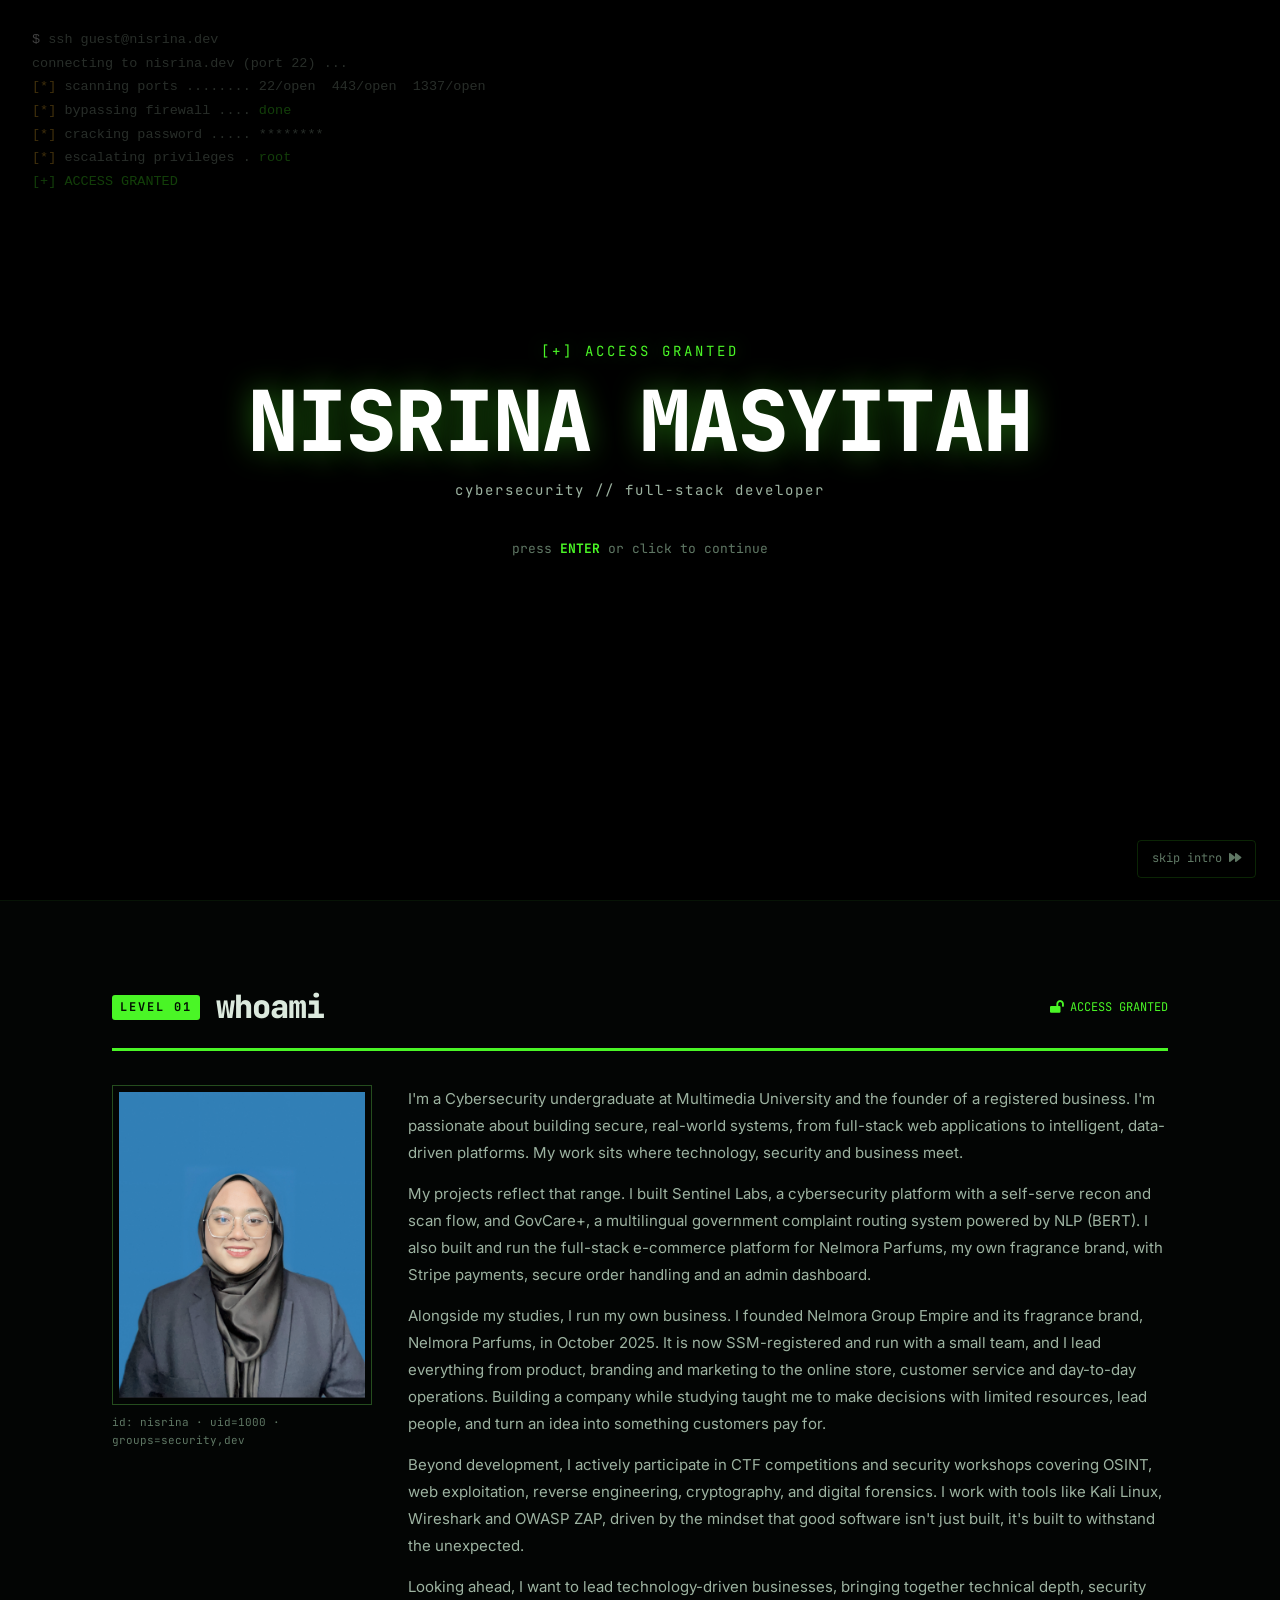
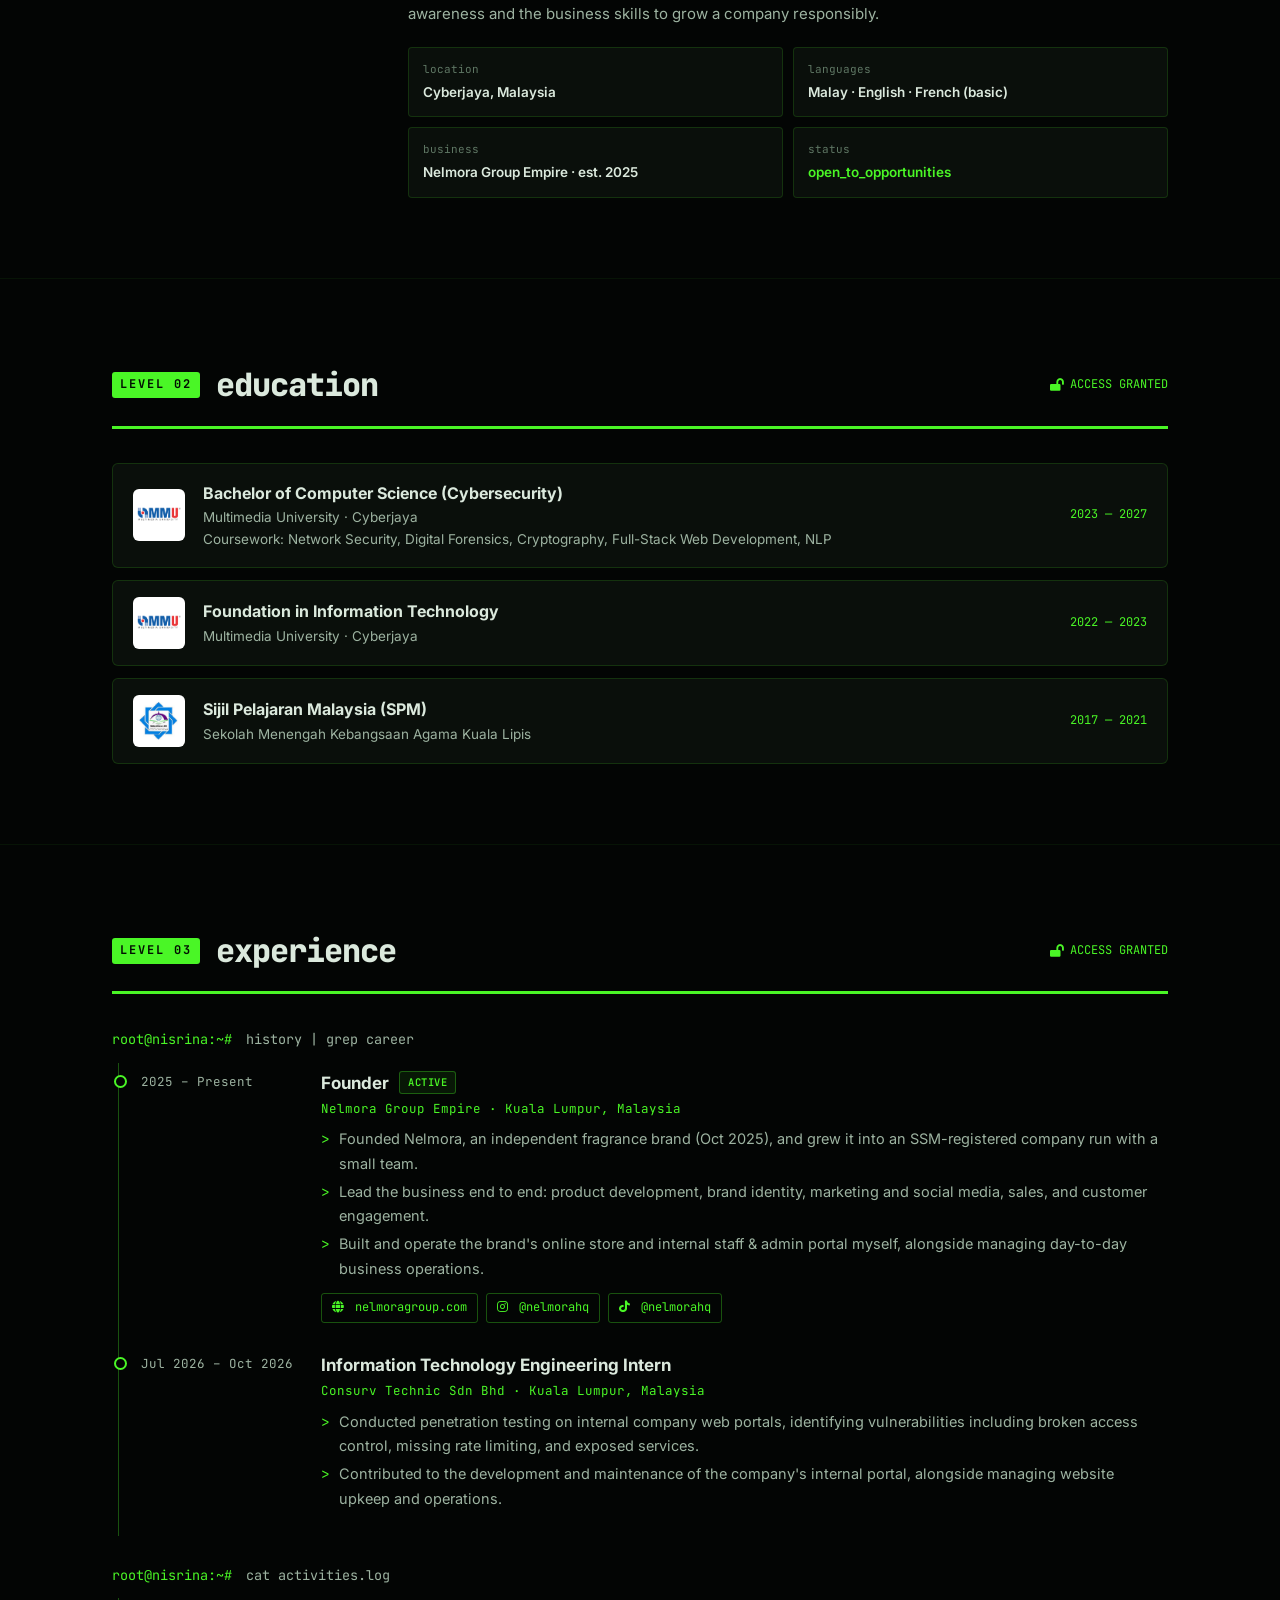
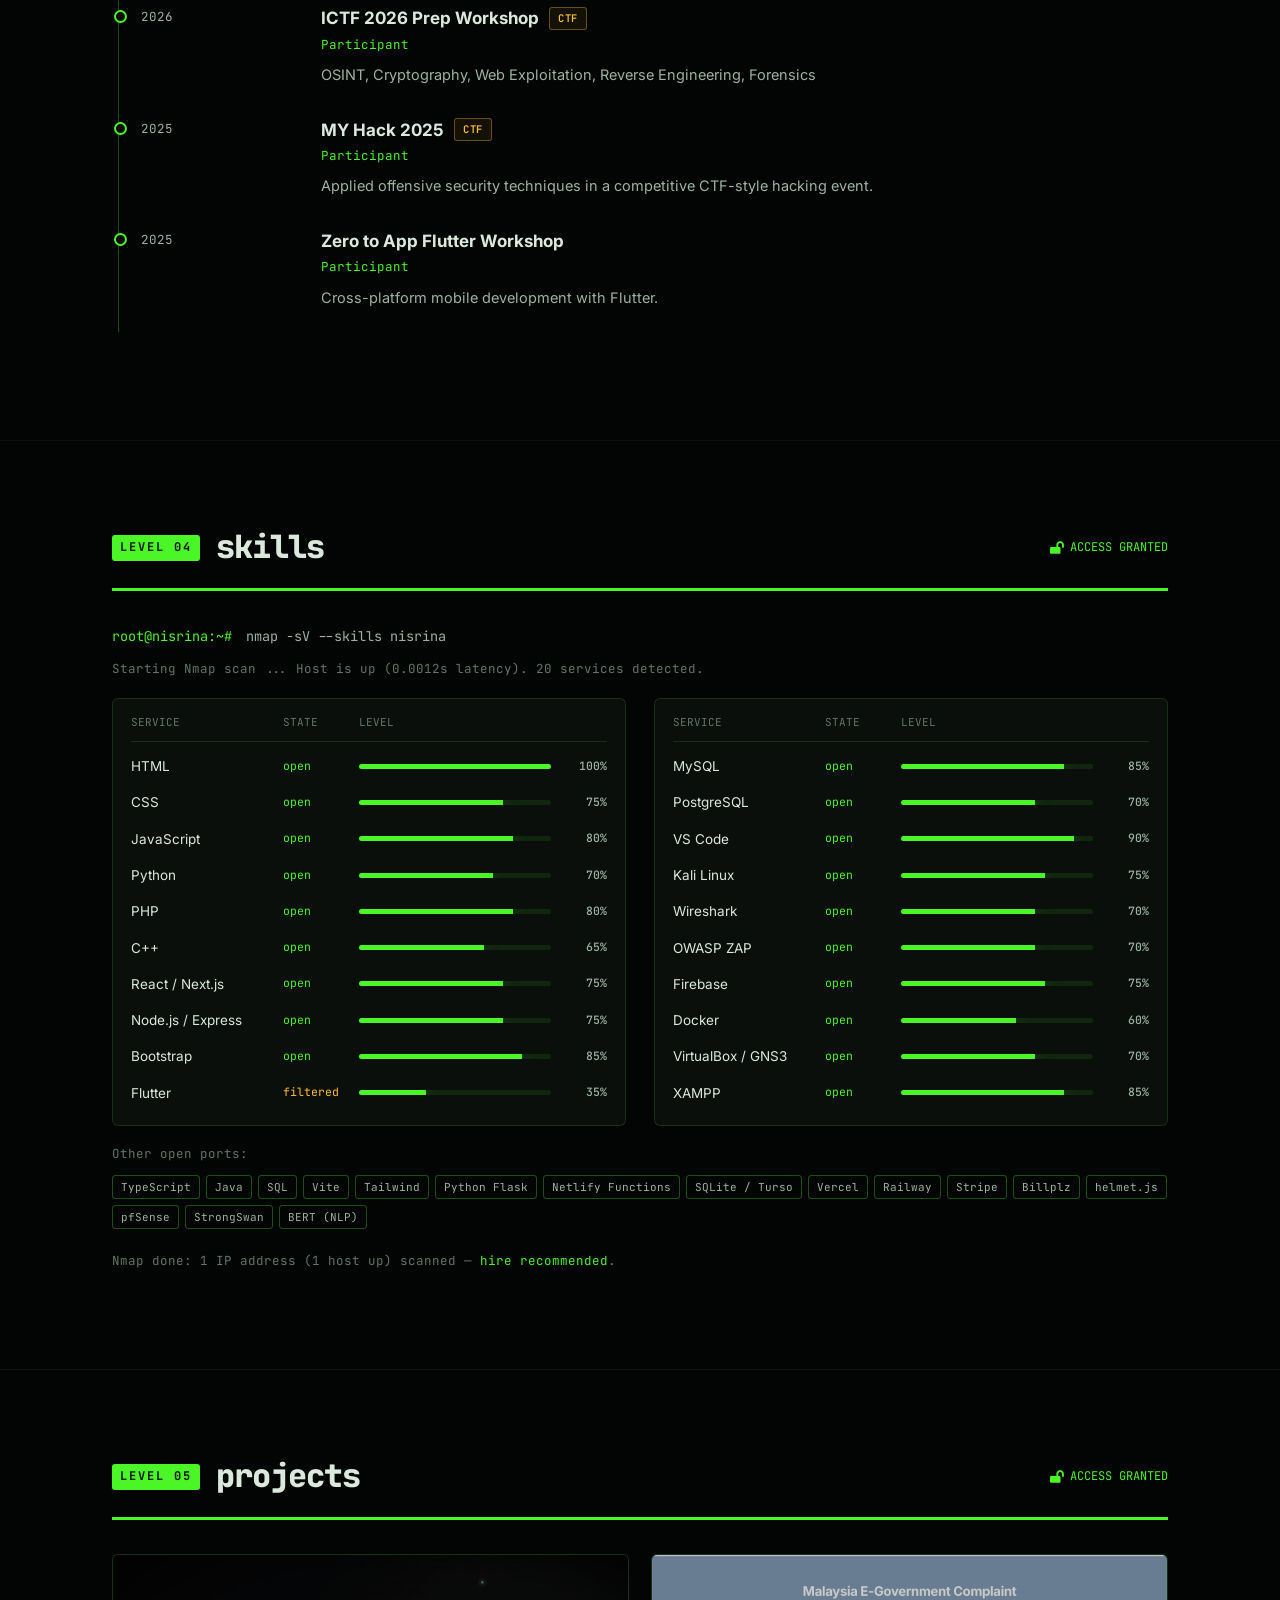
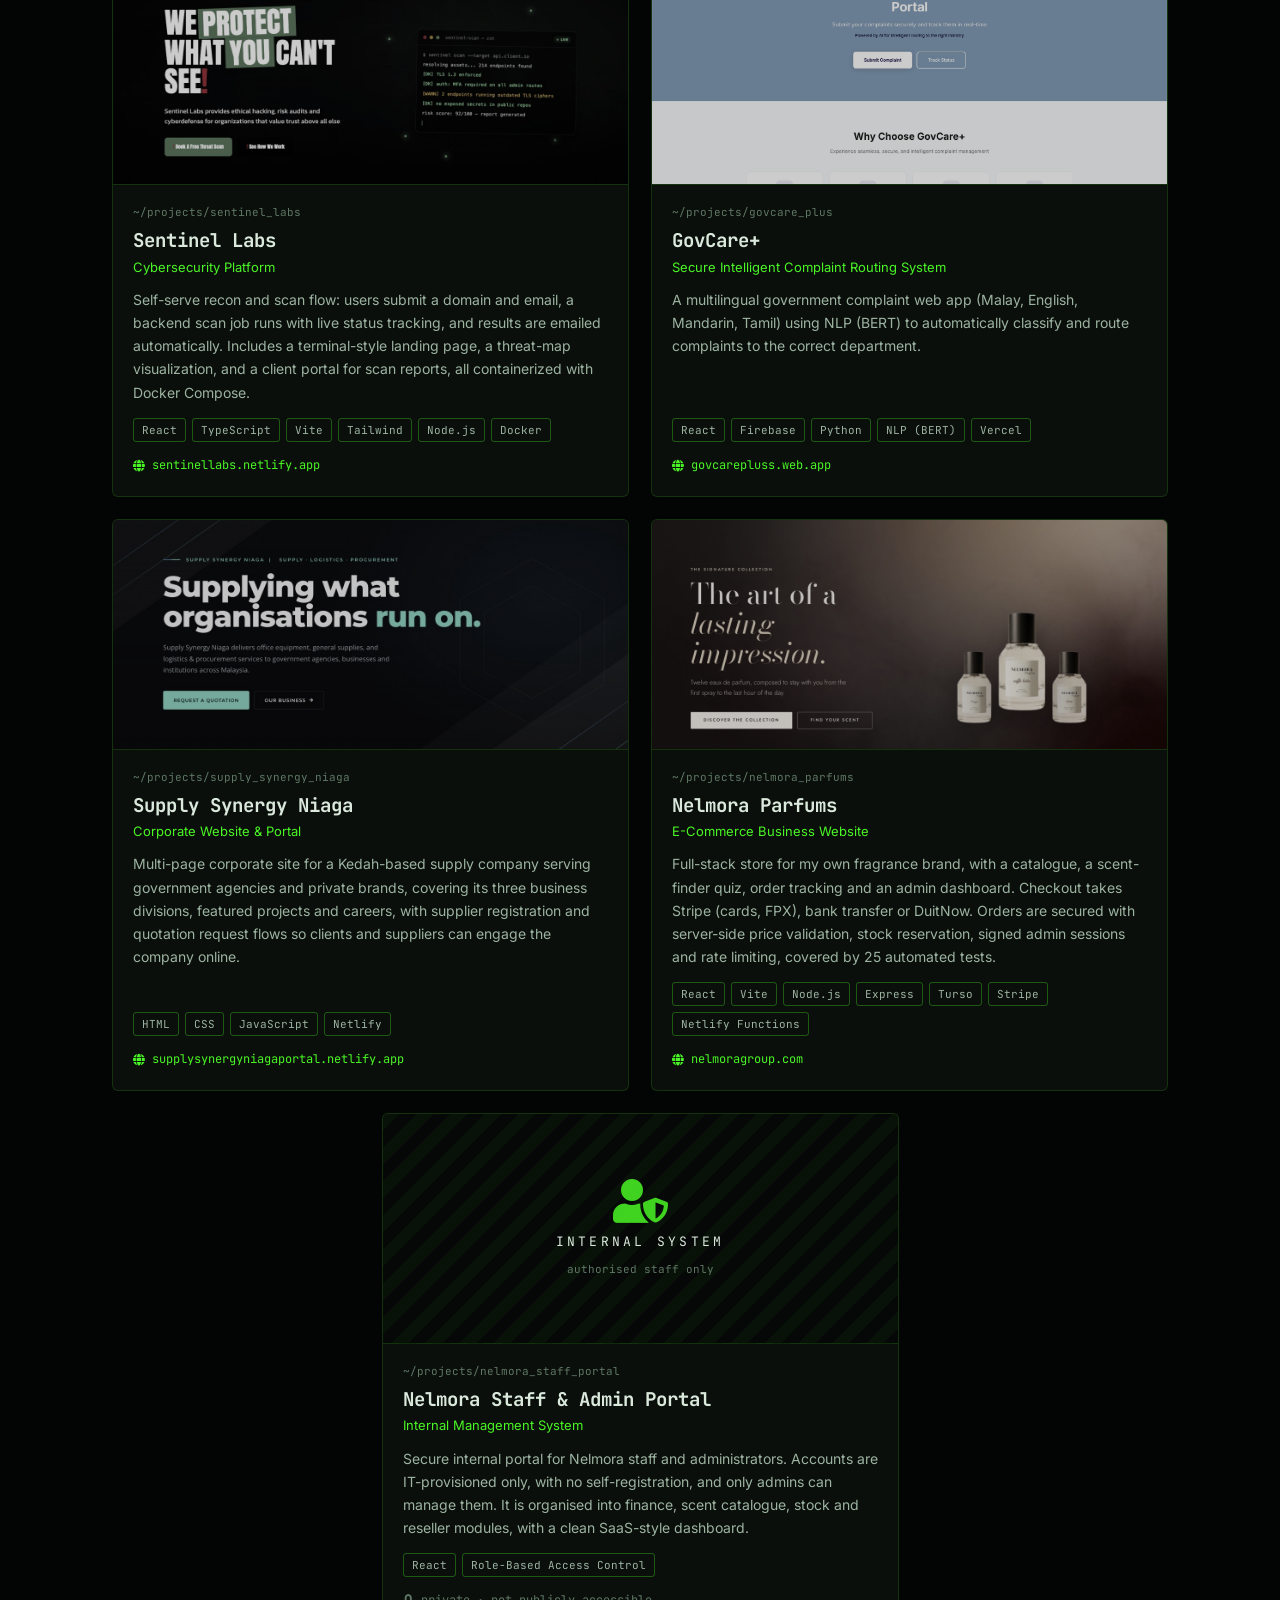
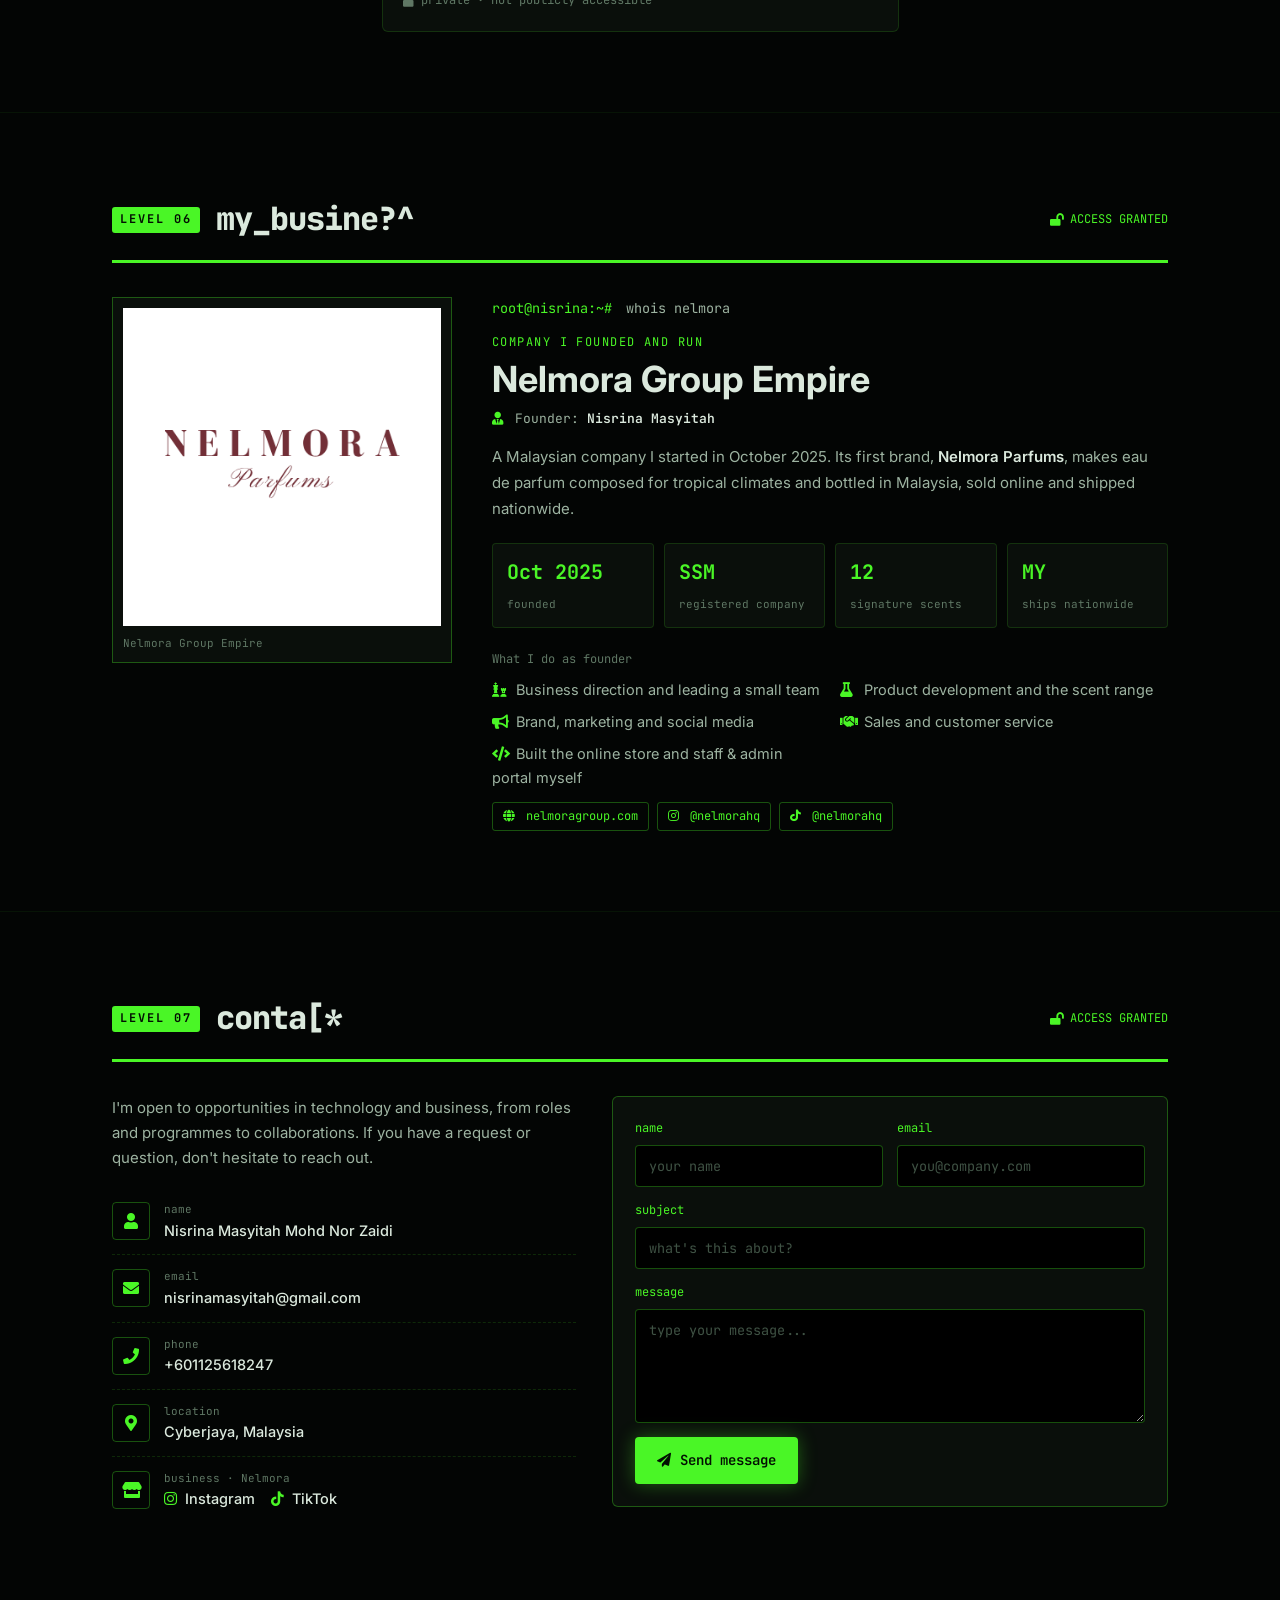
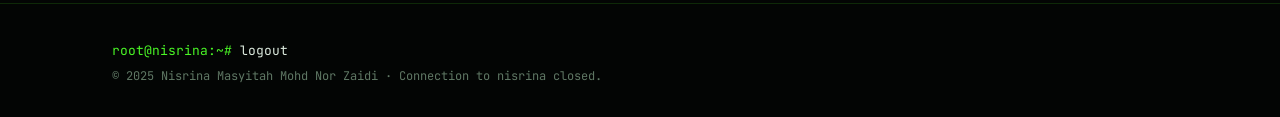
<file: index.html>
<!DOCTYPE html>
<html lang="en">
<head>
    <meta charset="UTF-8">
    <meta name="viewport" content="width=device-width, initial-scale=1.0">
    <title>Nisrina Masyitah — Founder, Cybersecurity & Full-Stack Developer</title>
    <meta name="description" content="Nisrina Masyitah — founder of Nelmora Group Empire, cybersecurity undergraduate and full-stack developer based in Cyberjaya, Malaysia.">
    <link rel="stylesheet" href="https://cdnjs.cloudflare.com/ajax/libs/font-awesome/5.15.3/css/all.min.css"/>
    <link rel="stylesheet" href="ctf.css">
    <link rel="icon" href="image/N.ico">
</head>
<body>

<!-- ─── breach intro ─────────────────────────── -->
<div id="intro" aria-hidden="true">
    <pre id="intro-log"></pre>
    <div id="intro-title">
        <p class="it-small">[+] ACCESS GRANTED</p>
        <h1 class="glitch" data-text="NISRINA MASYITAH">NISRINA MASYITAH</h1>
        <p class="it-sub">cybersecurity // full-stack developer</p>
        <p class="it-enter">press <b>ENTER</b> or click to continue</p>
    </div>
    <button class="skip" id="skip">skip intro <i class="fas fa-forward"></i></button>
</div>

<div class="scanlines" aria-hidden="true"></div>

<!-- ─── header ───────────────────────────────── -->
<header class="hdr">
    <div class="wrap hdr-in">
        <a href="#top" class="logo">root@nisrina<span>:~#</span><i class="cur">_</i></a>
        <nav class="nav" id="nav">
            <a href="#about">About</a>
            <a href="#experience">Experience</a>
            <a href="#skills">Skills</a>
            <a href="#projects">Projects</a>
            <a href="#business">Business</a>
            <a href="#contact">Contact</a>
        </nav>
        <div class="hdr-right">
            <button class="burger" id="burger" aria-label="Menu"><i class="fas fa-bars"></i></button>
        </div>
    </div>
    <div class="progress"><i id="progress"></i></div>
</header>

<main id="top">

<!-- ─── hero ─────────────────────────────────── -->
<section class="hero">
    <canvas id="rain" aria-hidden="true"></canvas>
    <div class="wrap hero-grid">
        <div>
            <p class="prompt"><span>root@nisrina:~#</span> cat welcome.txt</p>
            <h1 class="hero-name"><span class="glitch" data-text="Nisrina Masyitah">Nisrina Masyitah</span><span class="g">Mohd Nor Zaidi</span></h1>
            <p class="hero-role">&gt; <span id="role"></span><i class="cur">█</i></p>
            <p class="hero-lead">Cybersecurity undergraduate at Multimedia University and founder of Nelmora Group Empire. I bring technology and business together, building secure, real-world products and the company that runs them.</p>
            <div class="btns">
                <a href="#contact" class="btn btn-p"><i class="fas fa-paper-plane"></i> Get in touch</a>
                <a href="cvNM.pdf" target="_blank" class="btn btn-g"><i class="fas fa-download"></i> Download CV</a>
            </div>
            <div class="socials">
                <a href="https://github.com/nisrinamasyitah" target="_blank" aria-label="GitHub"><i class="fab fa-github"></i></a>
                <a href="https://www.linkedin.com/in/nisrina-masyitah-bbb125269" target="_blank" aria-label="LinkedIn"><i class="fab fa-linkedin-in"></i></a>
                <a href="https://www.instagram.com/theonlymeci" target="_blank" aria-label="Instagram"><i class="fab fa-instagram"></i></a>
                <a href="https://mail.google.com/mail/?view=cm&to=nisrinamasyitah@gmail.com" target="_blank" aria-label="Email"><i class="fas fa-envelope"></i></a>
            </div>
        </div>
        <div class="hero-photo">
            <span class="corner tl"></span><span class="corner tr"></span><span class="corner bl"></span><span class="corner br"></span>
            <div class="hp-top"><span>TARGET: nisrina</span><span class="hp-live"><i></i> ONLINE</span></div>
            <div class="hp-img">
                <img src="image/homepagepicture.jpg?v=2" alt="Nisrina Masyitah">
                <div class="hp-scan"></div>
            </div>
            <div class="hp-bottom"><i class="fas fa-shield-alt"></i> founder // cybersecurity // full-stack</div>
        </div>
    </div>
    <a href="#about" class="scroll-hint">scroll down <i class="fas fa-chevron-down"></i></a>
</section>

<!-- ─── level 01: about ──────────────────────── -->
<section class="level" id="about">
    <div class="wrap">
        <div class="lvl-head">
            <span class="lvl-no">LEVEL 01</span>
            <h2 data-decrypt>whoami</h2>
            <span class="lvl-state"><i class="fas fa-lock"></i> <em>LOCKED</em></span>
        </div>
        <div class="lvl-bar"><i></i></div>
        <div class="lvl-body about">
            <div class="ab-photo">
                <img src="image/m.JPG" alt="Nisrina Masyitah">
                <span class="tagline">id: nisrina · uid=1000 · groups=security,dev</span>
            </div>
            <div class="ab-text">
                <p>I'm a Cybersecurity undergraduate at Multimedia University and the founder of a registered business. I'm passionate about building secure, real-world systems, from full-stack web applications to intelligent, data-driven platforms. My work sits where technology, security and business meet.</p>
                <p>My projects reflect that range. I built Sentinel Labs, a cybersecurity platform with a self-serve recon and scan flow, and GovCare+, a multilingual government complaint routing system powered by NLP (BERT). I also built and run the full-stack e-commerce platform for Nelmora Parfums, my own fragrance brand, with Stripe payments, secure order handling and an admin dashboard.</p>
                <p>Alongside my studies, I run my own business. I founded Nelmora Group Empire and its fragrance brand, Nelmora Parfums, in October 2025. It is now SSM-registered and run with a small team, and I lead everything from product, branding and marketing to the online store, customer service and day-to-day operations. Building a company while studying taught me to make decisions with limited resources, lead people, and turn an idea into something customers pay for.</p>
                <p>Beyond development, I actively participate in CTF competitions and security workshops covering OSINT, web exploitation, reverse engineering, cryptography, and digital forensics. I work with tools like Kali Linux, Wireshark and OWASP ZAP, driven by the mindset that good software isn't just built, it's built to withstand the unexpected.</p>
                <p>Looking ahead, I want to lead technology-driven businesses, bringing together technical depth, security awareness and the business skills to grow a company responsibly.</p>
                <div class="facts">
                    <div><span>location</span><b>Cyberjaya, Malaysia</b></div>
                    <div><span>languages</span><b>Malay · English · French (basic)</b></div>
                    <div><span>business</span><b>Nelmora Group Empire · est. 2025</b></div>
                    <div><span>status</span><b class="g">open_to_opportunities</b></div>
                </div>
            </div>
        </div>
    </div>
</section>

<!-- ─── level 02: education ──────────────────── -->
<section class="level" id="education">
    <div class="wrap">
        <div class="lvl-head">
            <span class="lvl-no">LEVEL 02</span>
            <h2 data-decrypt>education</h2>
            <span class="lvl-state"><i class="fas fa-lock"></i> <em>LOCKED</em></span>
        </div>
        <div class="lvl-bar"><i></i></div>
        <div class="lvl-body edu">
            <div class="card">
                <img src="image/mmu.png" alt="">
                <div><h3>Bachelor of Computer Science (Cybersecurity)</h3><p>Multimedia University · Cyberjaya</p><p>Coursework: Network Security, Digital Forensics, Cryptography, Full-Stack Web Development, NLP</p></div>
                <span class="date">2023 — 2027</span>
            </div>
            <div class="card">
                <img src="image/mmu.png" alt="">
                <div><h3>Foundation in Information Technology</h3><p>Multimedia University · Cyberjaya</p></div>
                <span class="date">2022 — 2023</span>
            </div>
            <div class="card">
                <img src="image/semekal.jpeg" alt="">
                <div><h3>Sijil Pelajaran Malaysia (SPM)</h3><p>Sekolah Menengah Kebangsaan Agama Kuala Lipis</p></div>
                <span class="date">2017 — 2021</span>
            </div>
        </div>
    </div>
</section>

<!-- ─── level 03: experience ─────────────────── -->
<section class="level" id="experience">
    <div class="wrap">
        <div class="lvl-head">
            <span class="lvl-no">LEVEL 03</span>
            <h2 data-decrypt>experience</h2>
            <span class="lvl-state"><i class="fas fa-lock"></i> <em>LOCKED</em></span>
        </div>
        <div class="lvl-bar"><i></i></div>
        <div class="lvl-body">
            <p class="cmd"><span>root@nisrina:~#</span> history | grep career</p>
            <div class="xp">
                <div class="xp-row">
                    <span class="xp-date">2025 – Present</span>
                    <div>
                        <h3>Founder <span class="pill g">active</span></h3>
                        <p class="xp-org">Nelmora Group Empire · Kuala Lumpur, Malaysia</p>
                        <ul>
                            <li>Founded Nelmora, an independent fragrance brand (Oct 2025), and grew it into an SSM-registered company run with a small team.</li>
                            <li>Lead the business end to end: product development, brand identity, marketing and social media, sales, and customer engagement.</li>
                            <li>Built and operate the brand's online store and internal staff &amp; admin portal myself, alongside managing day-to-day business operations.</li>
                        </ul>
                        <div class="xp-links">
                            <a href="https://nelmoragroup.com/" target="_blank" rel="noopener"><i class="fas fa-globe"></i> nelmoragroup.com</a>
                            <a href="https://www.instagram.com/nelmorahq" target="_blank" rel="noopener"><i class="fab fa-instagram"></i> @nelmorahq</a>
                            <a href="https://www.tiktok.com/@nelmorahq" target="_blank" rel="noopener"><i class="fab fa-tiktok"></i> @nelmorahq</a>
                        </div>
                    </div>
                </div>
                <div class="xp-row">
                    <span class="xp-date">Jul 2026 – Oct 2026</span>
                    <div>
                        <h3>Information Technology Engineering Intern</h3>
                        <p class="xp-org">Consurv Technic Sdn Bhd · Kuala Lumpur, Malaysia</p>
                        <ul>
                            <li>Conducted penetration testing on internal company web portals, identifying vulnerabilities including broken access control, missing rate limiting, and exposed services.</li>
                            <li>Contributed to the development and maintenance of the company's internal portal, alongside managing website upkeep and operations.</li>
                        </ul>
                    </div>
                </div>
            </div>
            <p class="cmd"><span>root@nisrina:~#</span> cat activities.log</p>
            <div class="xp">
                <div class="xp-row">
                    <span class="xp-date">2026</span>
                    <div><h3>ICTF 2026 Prep Workshop <span class="pill y">ctf</span></h3><p class="xp-org">Participant</p><p>OSINT, Cryptography, Web Exploitation, Reverse Engineering, Forensics</p></div>
                </div>
                <div class="xp-row">
                    <span class="xp-date">2025</span>
                    <div><h3>MY Hack 2025 <span class="pill y">ctf</span></h3><p class="xp-org">Participant</p><p>Applied offensive security techniques in a competitive CTF-style hacking event.</p></div>
                </div>
                <div class="xp-row">
                    <span class="xp-date">2025</span>
                    <div><h3>Zero to App Flutter Workshop</h3><p class="xp-org">Participant</p><p>Cross-platform mobile development with Flutter.</p></div>
                </div>
            </div>
        </div>
    </div>
</section>

<!-- ─── level 04: skills (nmap style) ────────── -->
<section class="level" id="skills">
    <div class="wrap">
        <div class="lvl-head">
            <span class="lvl-no">LEVEL 04</span>
            <h2 data-decrypt>skills</h2>
            <span class="lvl-state"><i class="fas fa-lock"></i> <em>LOCKED</em></span>
        </div>
        <div class="lvl-bar"><i></i></div>
        <div class="lvl-body">
            <p class="cmd"><span>root@nisrina:~#</span> nmap -sV --skills nisrina</p>
            <p class="nmap-note">Starting Nmap scan ... Host is up (0.0012s latency). 20 services detected.</p>
            <div class="scan">
                <div class="scan-col">
                    <div class="scan-head"><span>SERVICE</span><span>STATE</span><span>LEVEL</span></div>
                    <div class="sk" data-v="100"><span>HTML</span><em>open</em><i><s></s></i><b>100%</b></div>
                    <div class="sk" data-v="75"><span>CSS</span><em>open</em><i><s></s></i><b>75%</b></div>
                    <div class="sk" data-v="80"><span>JavaScript</span><em>open</em><i><s></s></i><b>80%</b></div>
                    <div class="sk" data-v="70"><span>Python</span><em>open</em><i><s></s></i><b>70%</b></div>
                    <div class="sk" data-v="80"><span>PHP</span><em>open</em><i><s></s></i><b>80%</b></div>
                    <div class="sk" data-v="65"><span>C++</span><em>open</em><i><s></s></i><b>65%</b></div>
                    <div class="sk" data-v="75"><span>React / Next.js</span><em>open</em><i><s></s></i><b>75%</b></div>
                    <div class="sk" data-v="75"><span>Node.js / Express</span><em>open</em><i><s></s></i><b>75%</b></div>
                    <div class="sk" data-v="85"><span>Bootstrap</span><em>open</em><i><s></s></i><b>85%</b></div>
                    <div class="sk" data-v="35"><span>Flutter</span><em class="f">filtered</em><i><s></s></i><b>35%</b></div>
                </div>
                <div class="scan-col">
                    <div class="scan-head"><span>SERVICE</span><span>STATE</span><span>LEVEL</span></div>
                    <div class="sk" data-v="85"><span>MySQL</span><em>open</em><i><s></s></i><b>85%</b></div>
                    <div class="sk" data-v="70"><span>PostgreSQL</span><em>open</em><i><s></s></i><b>70%</b></div>
                    <div class="sk" data-v="90"><span>VS Code</span><em>open</em><i><s></s></i><b>90%</b></div>
                    <div class="sk" data-v="75"><span>Kali Linux</span><em>open</em><i><s></s></i><b>75%</b></div>
                    <div class="sk" data-v="70"><span>Wireshark</span><em>open</em><i><s></s></i><b>70%</b></div>
                    <div class="sk" data-v="70"><span>OWASP ZAP</span><em>open</em><i><s></s></i><b>70%</b></div>
                    <div class="sk" data-v="75"><span>Firebase</span><em>open</em><i><s></s></i><b>75%</b></div>
                    <div class="sk" data-v="60"><span>Docker</span><em>open</em><i><s></s></i><b>60%</b></div>
                    <div class="sk" data-v="70"><span>VirtualBox / GNS3</span><em>open</em><i><s></s></i><b>70%</b></div>
                    <div class="sk" data-v="85"><span>XAMPP</span><em>open</em><i><s></s></i><b>85%</b></div>
                </div>
            </div>
            <p class="nmap-note">Other open ports:</p>
            <div class="tags more-skills"><span>TypeScript</span><span>Java</span><span>SQL</span><span>Vite</span><span>Tailwind</span><span>Python Flask</span><span>Netlify Functions</span><span>SQLite / Turso</span><span>Vercel</span><span>Railway</span><span>Stripe</span><span>Billplz</span><span>helmet.js</span><span>pfSense</span><span>StrongSwan</span><span>BERT (NLP)</span></div>
            <p class="nmap-note">Nmap done: 1 IP address (1 host up) scanned — <span class="g">hire recommended</span>.</p>
        </div>
    </div>
</section>

<!-- ─── level 05: projects ───────────────────── -->
<section class="level" id="projects">
    <div class="wrap">
        <div class="lvl-head">
            <span class="lvl-no">LEVEL 05</span>
            <h2 data-decrypt>projects</h2>
            <span class="lvl-state"><i class="fas fa-lock"></i> <em>LOCKED</em></span>
        </div>
        <div class="lvl-bar"><i></i></div>
        <div class="lvl-body projects">
            <a class="proj" href="https://sentinellabs.netlify.app/" target="_blank" rel="noopener">
                <div class="pj-img"><img src="image/sentinellabs.jpg" alt="Sentinel Labs screenshot"><span class="pj-live"><i class="fas fa-external-link-alt"></i> visit live site</span></div>
                <div class="pj-body">
                    <p class="pj-path">~/projects/sentinel_labs</p>
                    <h3>Sentinel Labs</h3>
                    <p class="pj-sub">Cybersecurity Platform</p>
                    <p>Self-serve recon and scan flow: users submit a domain and email, a backend scan job runs with live status tracking, and results are emailed automatically. Includes a terminal-style landing page, a threat-map visualization, and a client portal for scan reports, all containerized with Docker Compose.</p>
                    <div class="tags"><span>React</span><span>TypeScript</span><span>Vite</span><span>Tailwind</span><span>Node.js</span><span>Docker</span></div>
                    <span class="pj-url"><i class="fas fa-globe"></i> sentinellabs.netlify.app</span>
                </div>
            </a>
            <a class="proj" href="https://govcarepluss.web.app/" target="_blank" rel="noopener">
                <div class="pj-img"><img src="image/govcarepluss.jpg" alt="GovCare+ screenshot"><span class="pj-live"><i class="fas fa-external-link-alt"></i> visit live site</span></div>
                <div class="pj-body">
                    <p class="pj-path">~/projects/govcare_plus</p>
                    <h3>GovCare+</h3>
                    <p class="pj-sub">Secure Intelligent Complaint Routing System</p>
                    <p>A multilingual government complaint web app (Malay, English, Mandarin, Tamil) using NLP (BERT) to automatically classify and route complaints to the correct department.</p>
                    <div class="tags"><span>React</span><span>Firebase</span><span>Python</span><span>NLP (BERT)</span><span>Vercel</span></div>
                    <span class="pj-url"><i class="fas fa-globe"></i> govcarepluss.web.app</span>
                </div>
            </a>
            <a class="proj" href="https://supplysynergyniagaportal.netlify.app/" target="_blank" rel="noopener">
                <div class="pj-img"><img src="image/supplysynergy.jpg" alt="Supply Synergy Niaga screenshot"><span class="pj-live"><i class="fas fa-external-link-alt"></i> visit live site</span></div>
                <div class="pj-body">
                    <p class="pj-path">~/projects/supply_synergy_niaga</p>
                    <h3>Supply Synergy Niaga</h3>
                    <p class="pj-sub">Corporate Website &amp; Portal</p>
                    <p>Multi-page corporate site for a Kedah-based supply company serving government agencies and private brands, covering its three business divisions, featured projects and careers, with supplier registration and quotation request flows so clients and suppliers can engage the company online.</p>
                    <div class="tags"><span>HTML</span><span>CSS</span><span>JavaScript</span><span>Netlify</span></div>
                    <span class="pj-url"><i class="fas fa-globe"></i> supplysynergyniagaportal.netlify.app</span>
                </div>
            </a>
            <a class="proj" href="https://nelmoragroup.com/" target="_blank" rel="noopener">
                <div class="pj-img"><img src="image/nelmoraparfum.jpg" alt="Nelmora Parfums screenshot"><span class="pj-live"><i class="fas fa-external-link-alt"></i> visit live site</span></div>
                <div class="pj-body">
                    <p class="pj-path">~/projects/nelmora_parfums</p>
                    <h3>Nelmora Parfums</h3>
                    <p class="pj-sub">E-Commerce Business Website</p>
                    <p>Full-stack store for my own fragrance brand, with a catalogue, a scent-finder quiz, order tracking and an admin dashboard. Checkout takes Stripe (cards, FPX), bank transfer or DuitNow. Orders are secured with server-side price validation, stock reservation, signed admin sessions and rate limiting, covered by 25 automated tests.</p>
                    <div class="tags"><span>React</span><span>Vite</span><span>Node.js</span><span>Express</span><span>Turso</span><span>Stripe</span><span>Netlify Functions</span></div>
                    <span class="pj-url"><i class="fas fa-globe"></i> nelmoragroup.com</span>
                </div>
            </a>
            <article class="proj">
                <div class="pj-img pj-private" aria-hidden="true">
                    <i class="fas fa-user-shield"></i>
                    <span>INTERNAL SYSTEM</span>
                    <em>authorised staff only</em>
                </div>
                <div class="pj-body">
                    <p class="pj-path">~/projects/nelmora_staff_portal</p>
                    <h3>Nelmora Staff &amp; Admin Portal</h3>
                    <p class="pj-sub">Internal Management System</p>
                    <p>Secure internal portal for Nelmora staff and administrators. Accounts are IT-provisioned only, with no self-registration, and only admins can manage them. It is organised into finance, scent catalogue, stock and reseller modules, with a clean SaaS-style dashboard.</p>
                    <div class="tags"><span>React</span><span>Role-Based Access Control</span></div>
                    <span class="pj-url pj-lock"><i class="fas fa-lock"></i> private · not publicly accessible</span>
                </div>
            </article>
        </div>
    </div>
</section>

<!-- ─── level 06: business ───────────────────── -->
<section class="level" id="business">
    <div class="wrap">
        <div class="lvl-head">
            <span class="lvl-no">LEVEL 06</span>
            <h2 data-decrypt>my_business</h2>
            <span class="lvl-state"><i class="fas fa-lock"></i> <em>LOCKED</em></span>
        </div>
        <div class="lvl-bar"><i></i></div>
        <div class="lvl-body biz">
            <a class="biz-img" href="https://nelmoragroup.com/" target="_blank" rel="noopener" aria-label="Nelmora Parfums website">
                <img class="nm-logo" src="image/logo.png" alt="Nelmora Parfums logo">
                <span class="biz-cap">Nelmora Group Empire</span>
            </a>
            <div class="biz-body">
                <p class="cmd"><span>root@nisrina:~#</span> whois nelmora</p>
                <p class="biz-kicker">Company I founded and run</p>
                <h3 class="biz-name">Nelmora Group Empire</h3>
                <p class="biz-owner"><i class="fas fa-user-tie"></i> Founder: <b>Nisrina Masyitah</b></p>
                <p class="biz-lead">A Malaysian company I started in October 2025. Its first brand, <b>Nelmora Parfums</b>, makes eau de parfum composed for tropical climates and bottled in Malaysia, sold online and shipped nationwide.</p>
                <div class="biz-stats">
                    <div><b>Oct 2025</b><span>founded</span></div>
                    <div><b>SSM</b><span>registered company</span></div>
                    <div><b>12</b><span>signature scents</span></div>
                    <div><b>MY</b><span>ships nationwide</span></div>
                </div>
                <p class="biz-sub">What I do as founder</p>
                <ul class="biz-roles">
                    <li><i class="fas fa-chess"></i> Business direction and leading a small team</li>
                    <li><i class="fas fa-flask"></i> Product development and the scent range</li>
                    <li><i class="fas fa-bullhorn"></i> Brand, marketing and social media</li>
                    <li><i class="fas fa-handshake"></i> Sales and customer service</li>
                    <li><i class="fas fa-code"></i> Built the online store and staff &amp; admin portal myself</li>
                </ul>
                <div class="xp-links">
                    <a href="https://nelmoragroup.com/" target="_blank" rel="noopener"><i class="fas fa-globe"></i> nelmoragroup.com</a>
                    <a href="https://www.instagram.com/nelmorahq" target="_blank" rel="noopener"><i class="fab fa-instagram"></i> @nelmorahq</a>
                    <a href="https://www.tiktok.com/@nelmorahq" target="_blank" rel="noopener"><i class="fab fa-tiktok"></i> @nelmorahq</a>
                </div>
            </div>
        </div>
    </div>
</section>

<!-- ─── level 07: contact ────────────────────── -->
<section class="level" id="contact">
    <div class="wrap">
        <div class="lvl-head">
            <span class="lvl-no">LEVEL 07</span>
            <h2 data-decrypt>contact</h2>
            <span class="lvl-state"><i class="fas fa-lock"></i> <em>LOCKED</em></span>
        </div>
        <div class="lvl-bar"><i></i></div>
        <div class="lvl-body contact">
            <div>
                <p class="ct-intro">I'm open to opportunities in technology and business, from roles and programmes to collaborations. If you have a request or question, don't hesitate to reach out.</p>
                <ul class="ct-list">
                    <li><i class="fas fa-user"></i><div><span>name</span><b>Nisrina Masyitah Mohd Nor Zaidi</b></div></li>
                    <li><i class="fas fa-envelope"></i><div><span>email</span><a href="https://mail.google.com/mail/?view=cm&to=nisrinamasyitah@gmail.com" target="_blank">nisrinamasyitah@gmail.com</a></div></li>
                    <li><i class="fas fa-phone"></i><div><span>phone</span><b>+601125618247</b></div></li>
                    <li><i class="fas fa-map-marker-alt"></i><div><span>location</span><b>Cyberjaya, Malaysia</b></div></li>
                    <li><i class="fas fa-store"></i><div><span>business · Nelmora</span><p class="ct-biz"><a href="https://www.instagram.com/nelmorahq" target="_blank" rel="noopener"><i class="fab fa-instagram"></i> Instagram</a><a href="https://www.tiktok.com/@nelmorahq" target="_blank" rel="noopener"><i class="fab fa-tiktok"></i> TikTok</a></p></div></li>
                </ul>
            </div>
            <form class="form" action="https://formsubmit.co/nisrinamasyitah@gmail.com" method="POST">
                <input type="hidden" name="_subject" value="New message from Portfolio">
                <input type="hidden" name="_captcha" value="false">
                <input type="hidden" name="_template" value="table">
                <input type="hidden" name="_next" value="https://portfolionisrinamasyitah.netlify.app">
                <input type="text" name="_honey" style="display:none">
                <div class="row2">
                    <label>name<input type="text" name="name" placeholder="your name" required></label>
                    <label>email<input type="email" name="email" placeholder="you@company.com" required></label>
                </div>
                <label>subject<input type="text" name="subject" placeholder="what's this about?" required></label>
                <label>message<textarea name="message" rows="5" placeholder="type your message..." required></textarea></label>
                <button type="submit" class="btn btn-p"><i class="fas fa-paper-plane"></i> Send message</button>
            </form>
        </div>
    </div>
</section>

</main>

<footer class="ftr">
    <div class="wrap">
        <p class="ftr-line"><span class="g">root@nisrina:~#</span> logout</p>
        <p class="ftr-copy">&copy; 2025 Nisrina Masyitah Mohd Nor Zaidi · Connection to nisrina closed.</p>
    </div>
</footer>

<script src="ctf.js"></script>
</body>
</html>
</file>
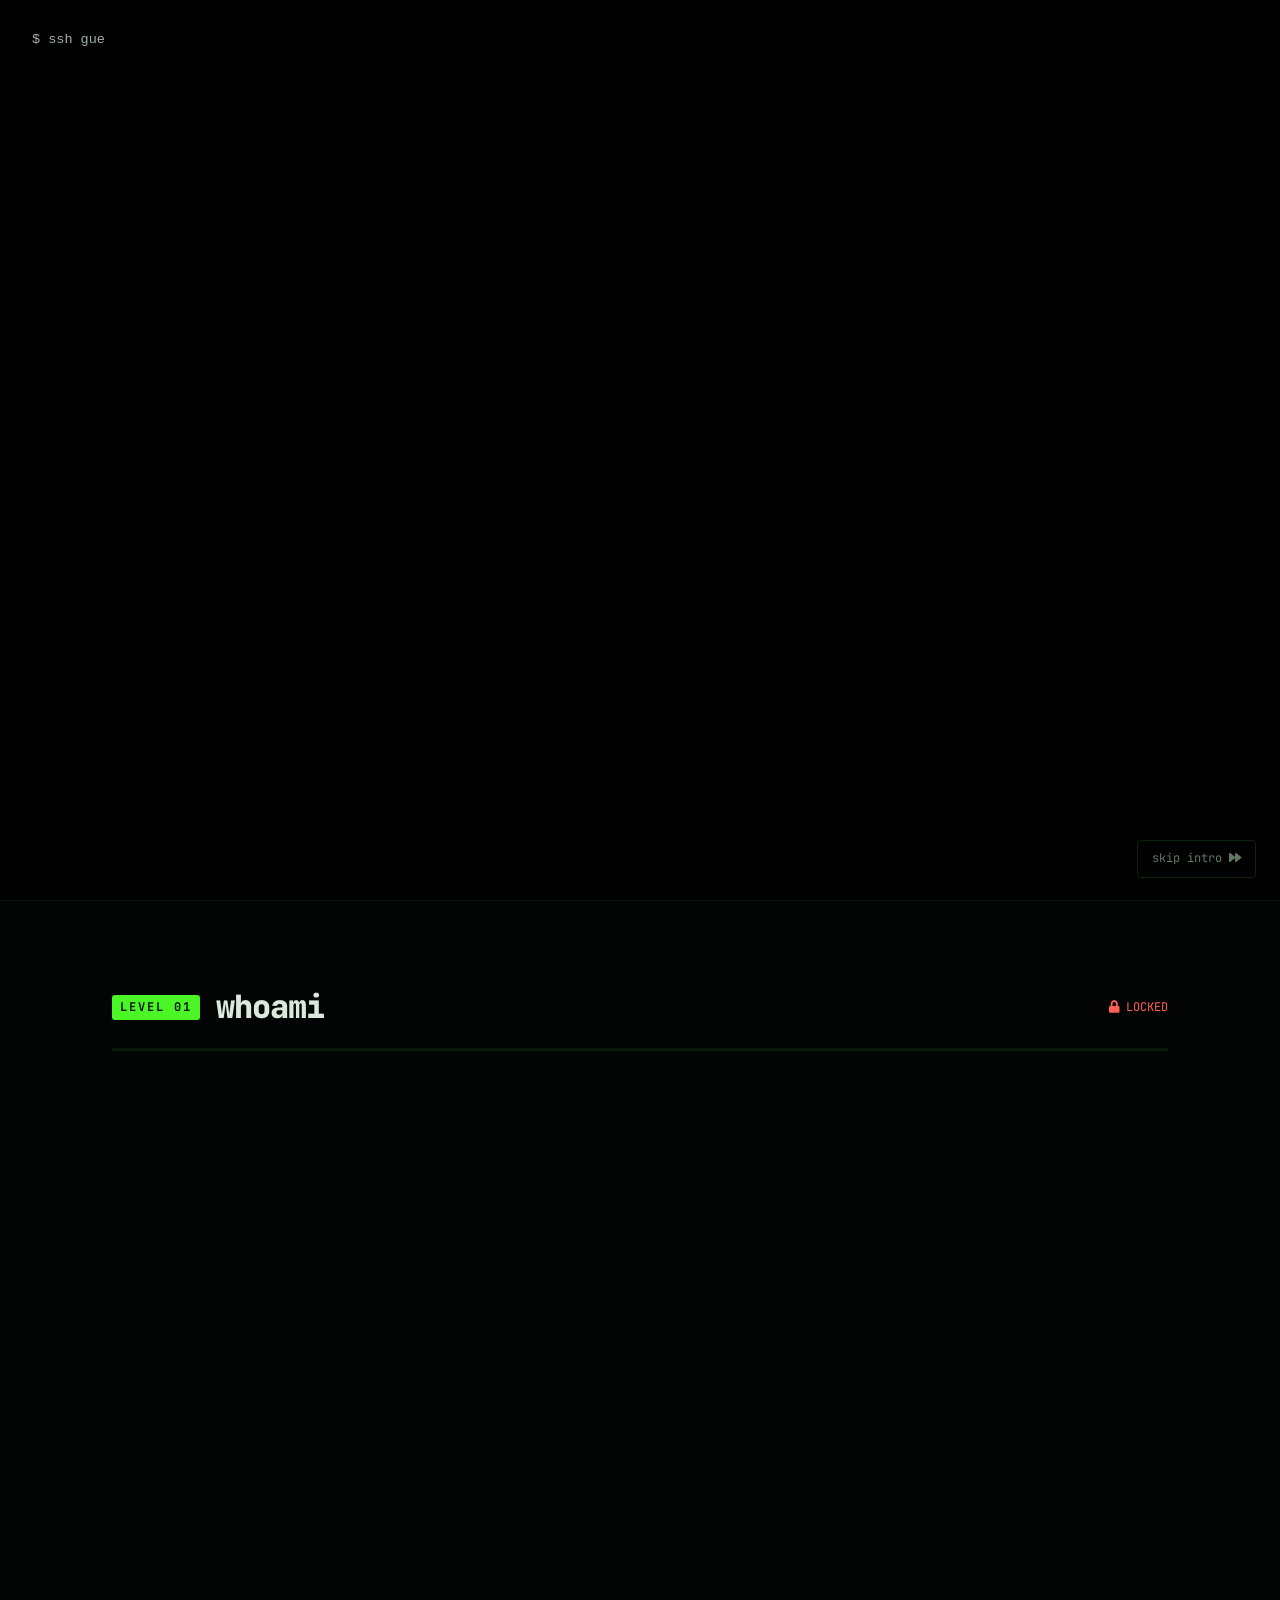
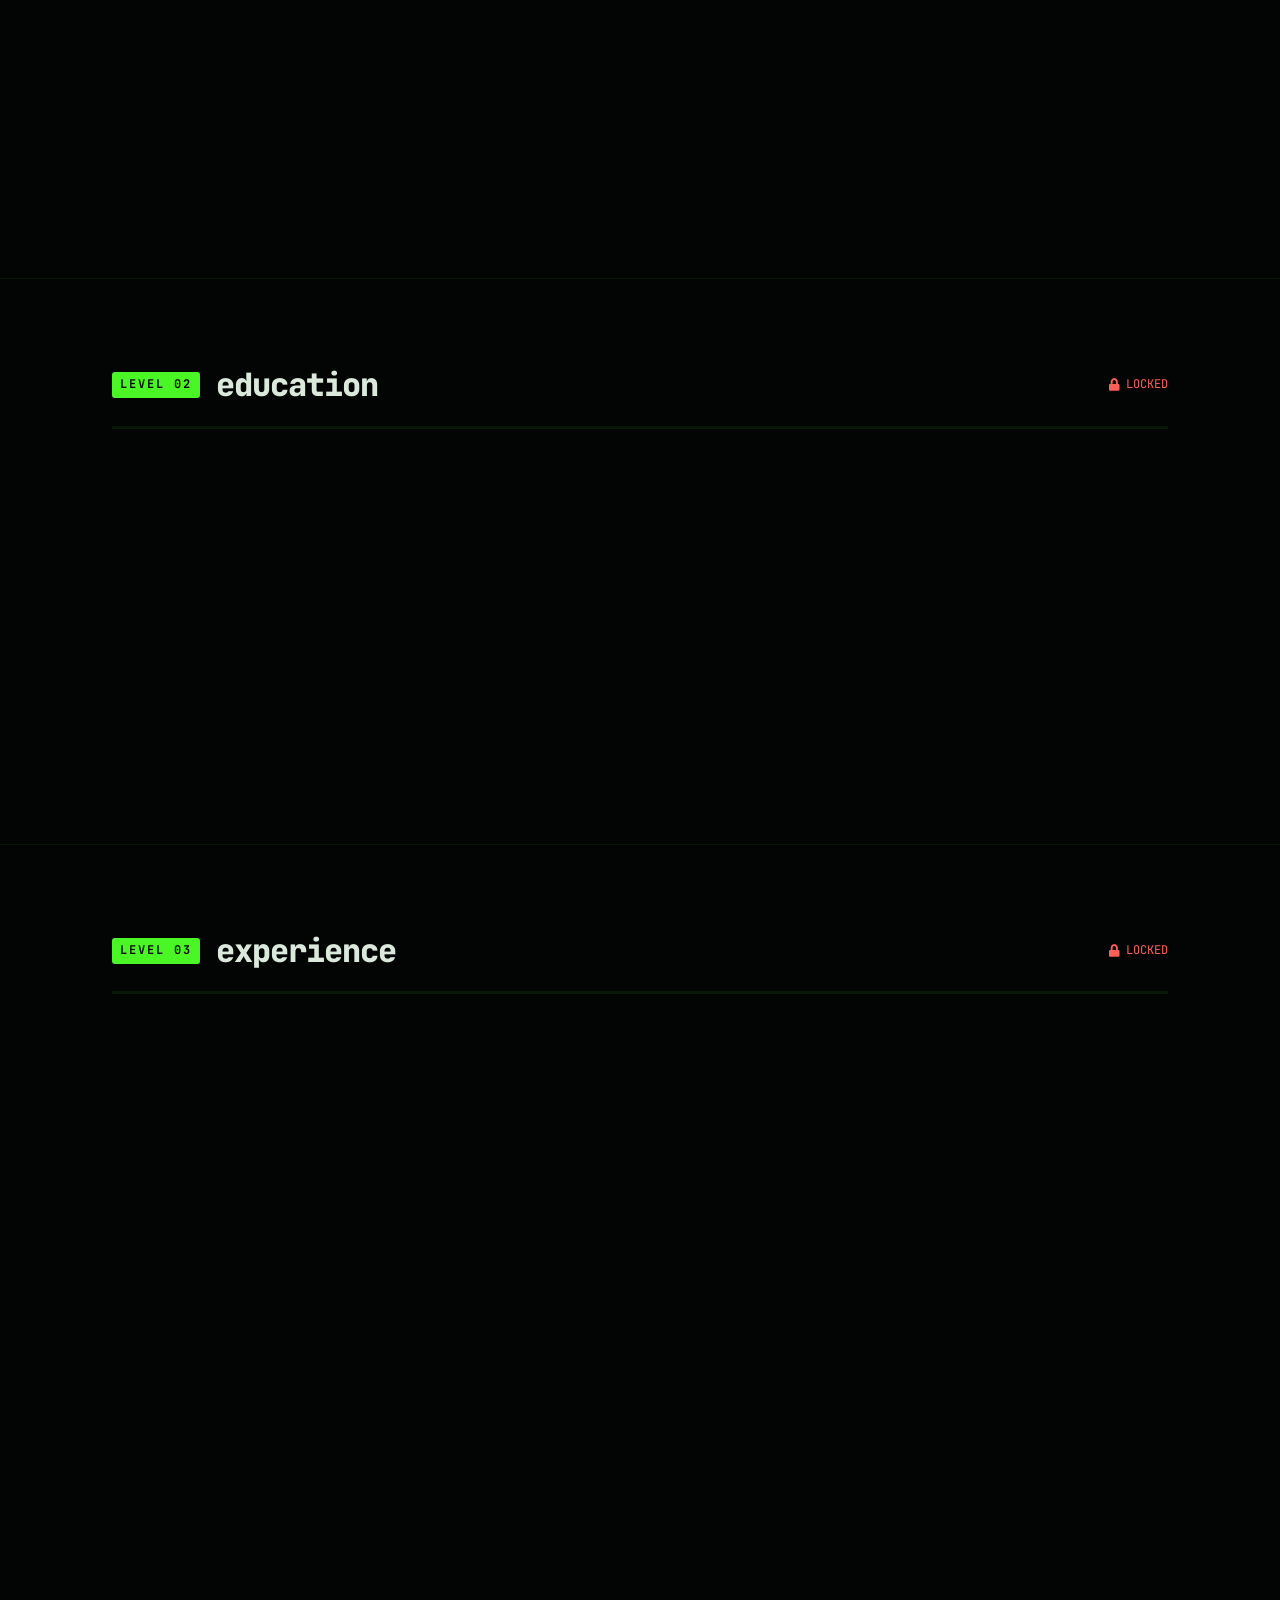
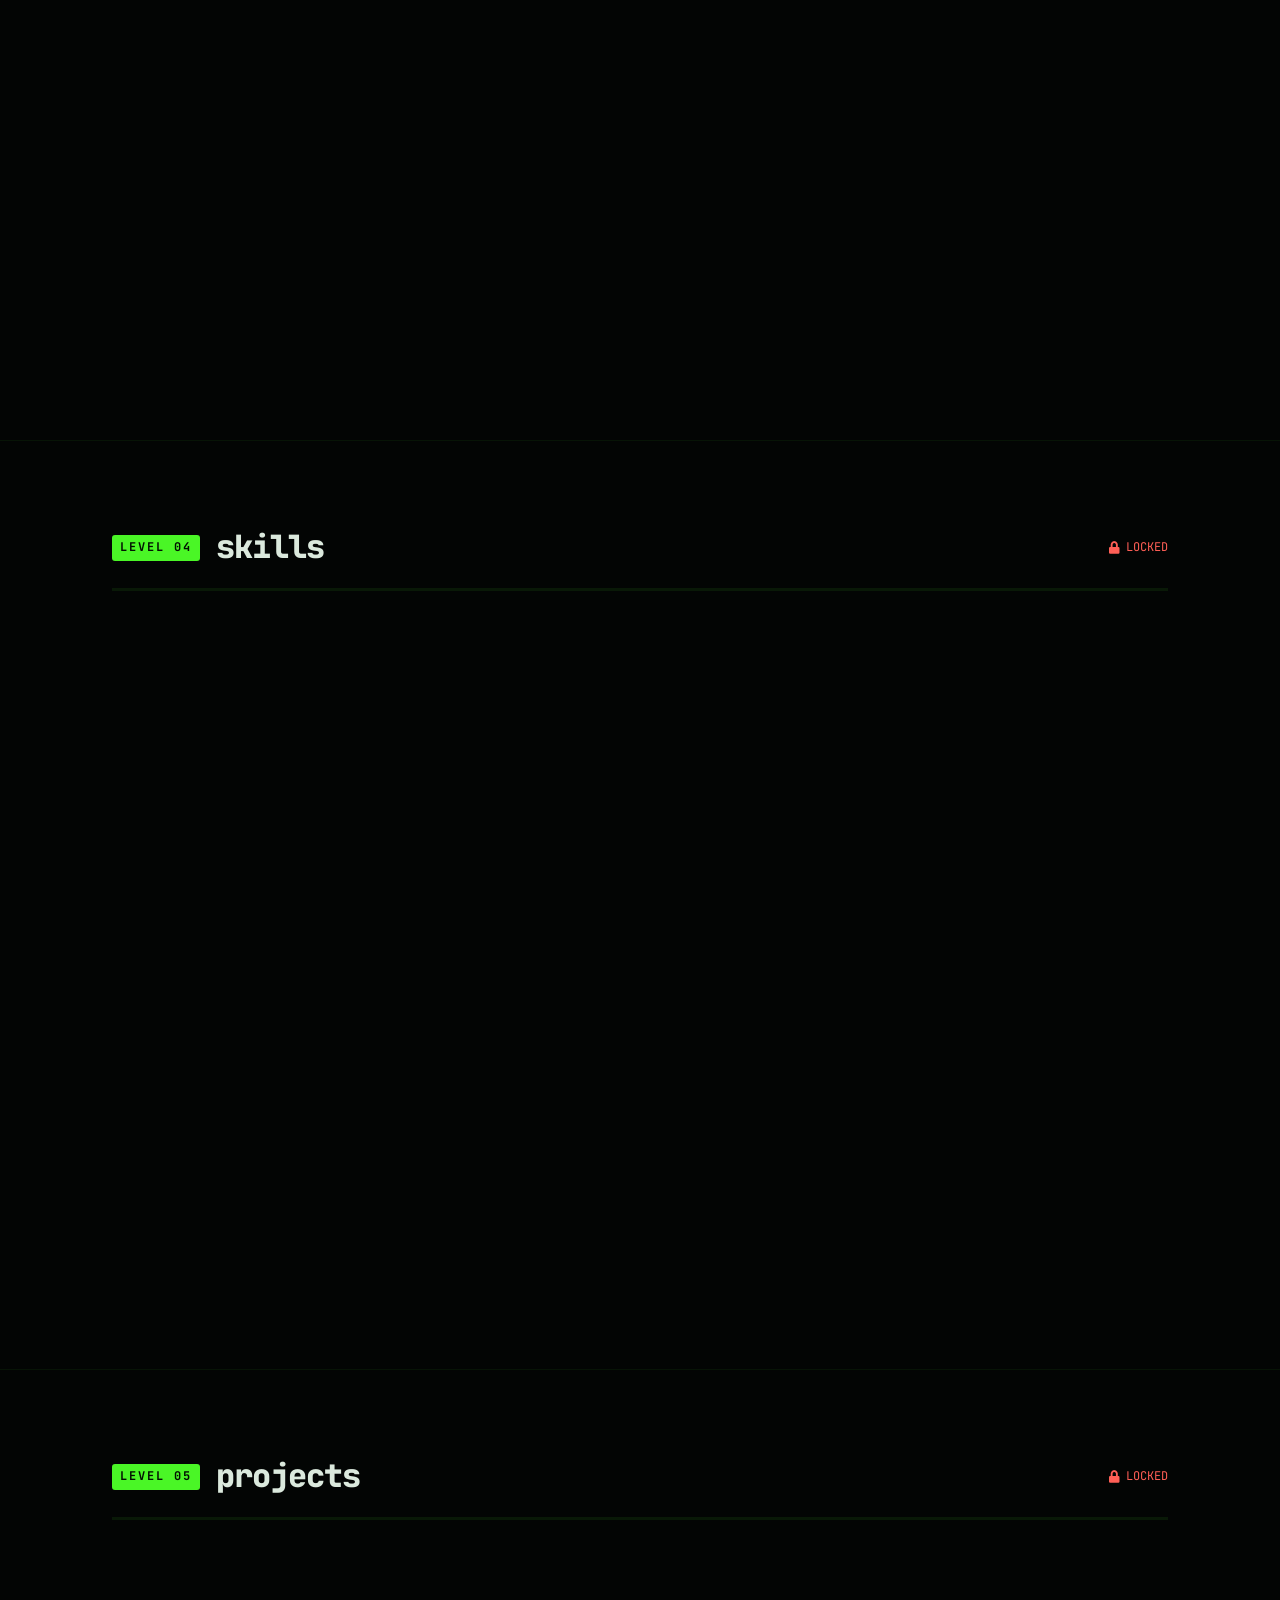
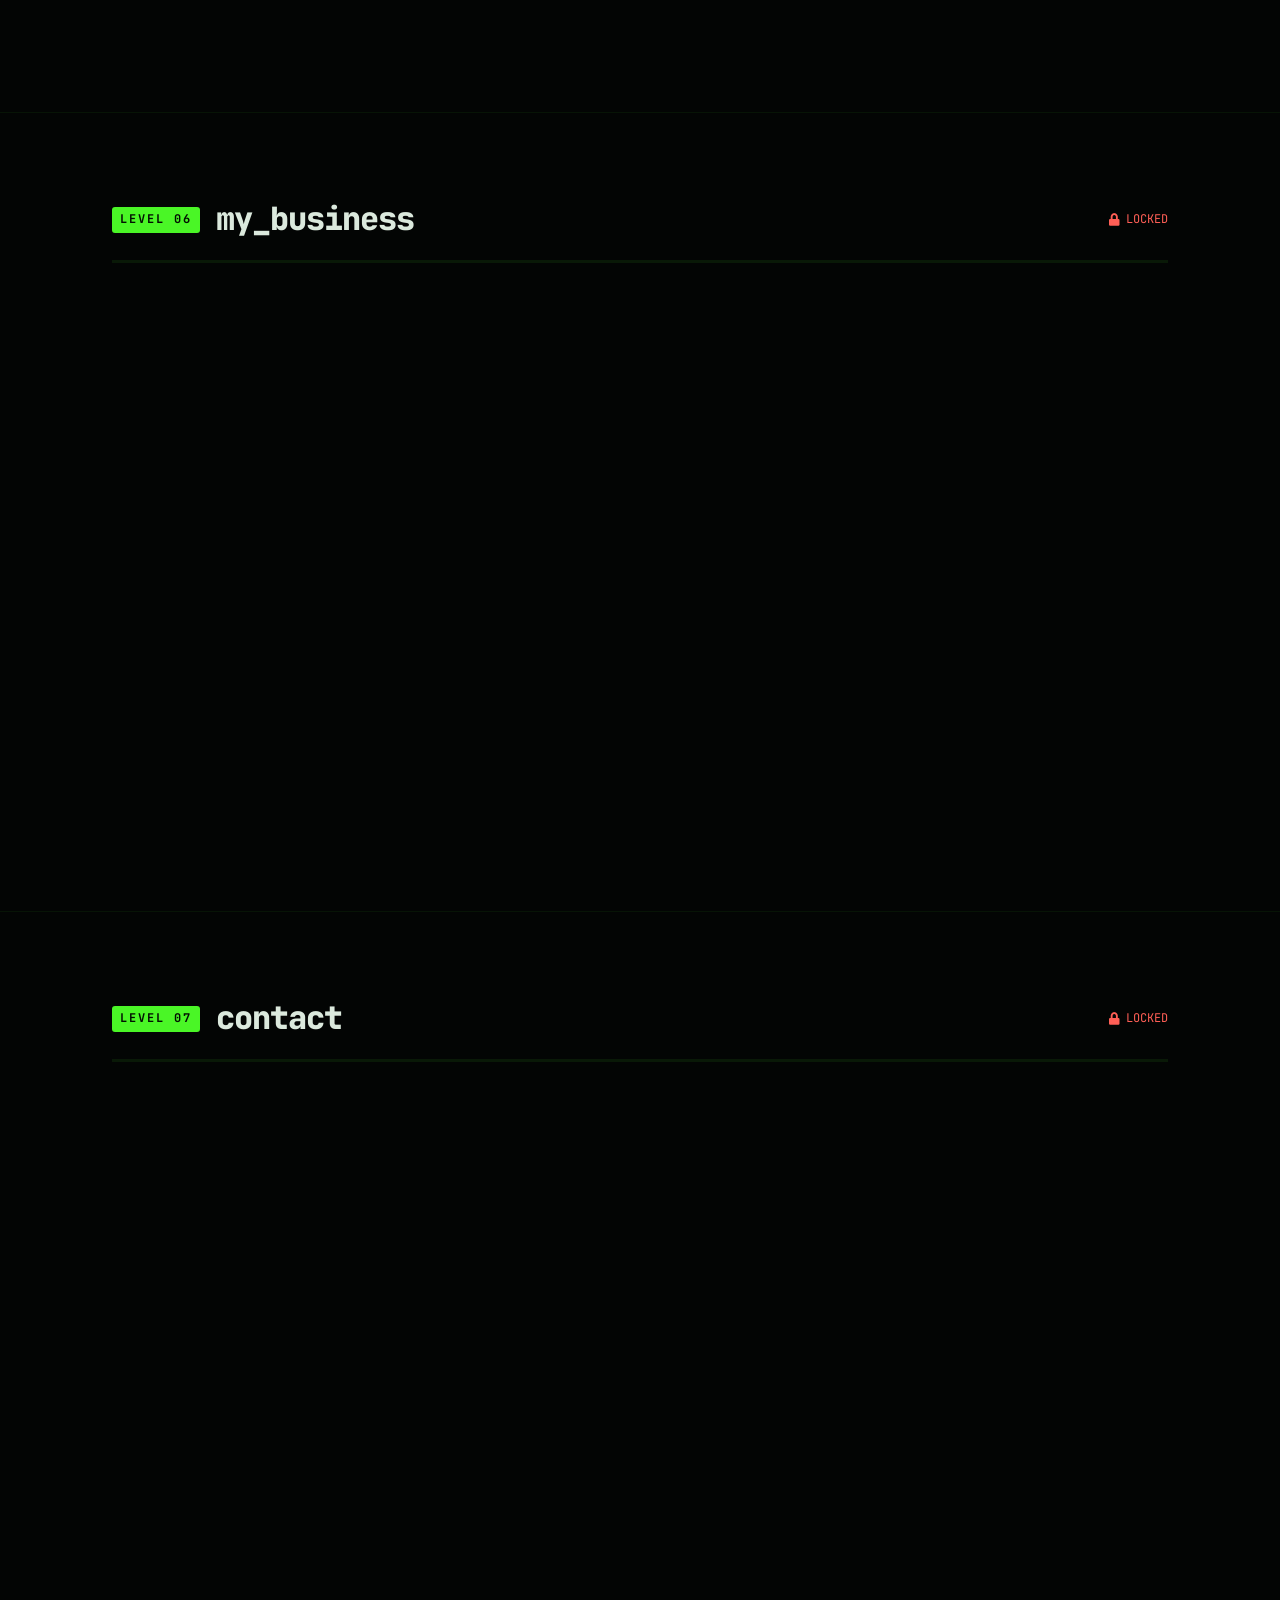
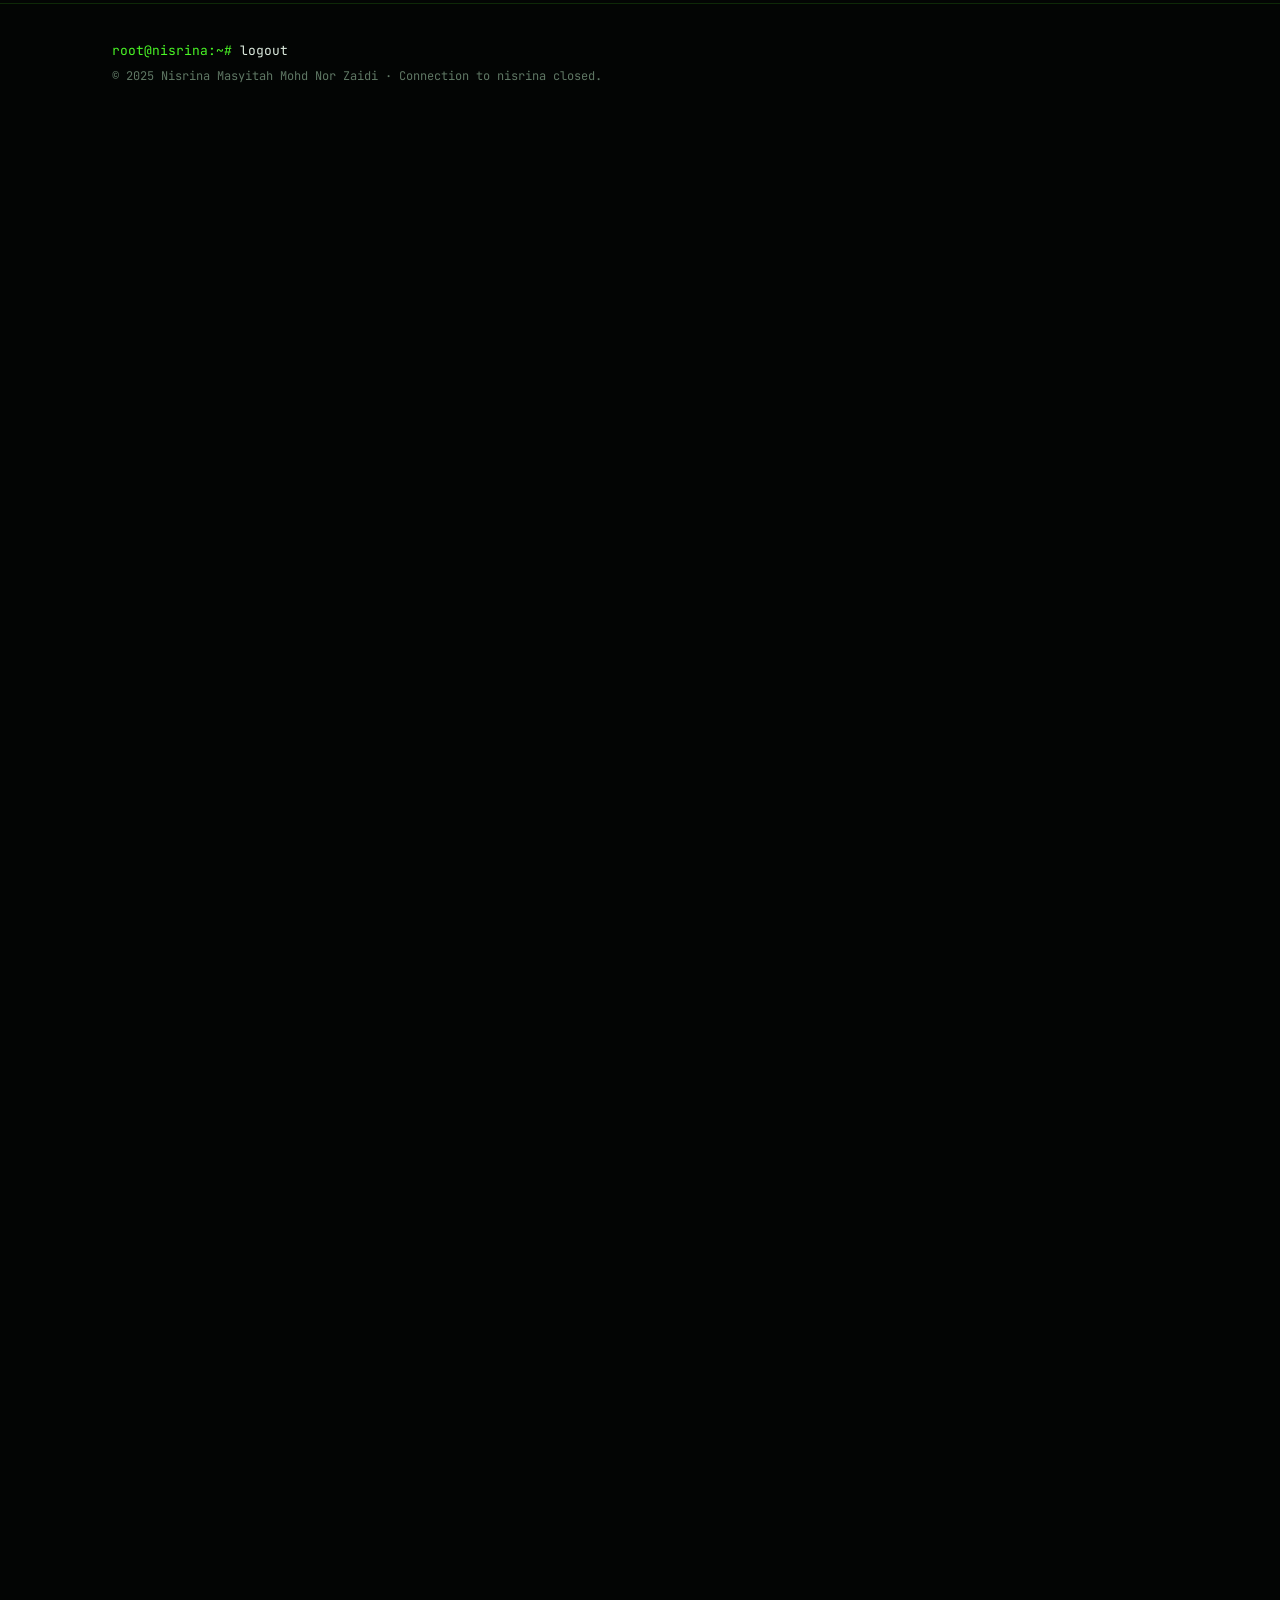
<file: ctf.html>
<!DOCTYPE html>
<html lang="en">
<head>
    <meta charset="UTF-8">
    <meta http-equiv="refresh" content="0; url=./">
    <link rel="canonical" href="./">
    <title>Nisrina Masyitah</title>
</head>
<body>
    <p>Moved to <a href="./">the homepage</a>.</p>
</body>
</html>
</file>
<file: ctf.css>
@import url('https://fonts.googleapis.com/css2?family=JetBrains+Mono:wght@400;500;600;700;800&family=Inter:wght@400;500;600;700&display=swap');

:root {
    --bg:     #030504;
    --bg-2:   #070a08;
    --card:   #0a0f0b;
    --line:   rgba(74,246,38,.15);
    --line-2: rgba(74,246,38,.32);
    --text:   #dbe9dd;
    --text-2: #9db3a1;
    --muted:  #5f7764;
    --g:      #4af626;
    --y:      #ffbd2e;
    --r:      #ff5f56;
    --glow:   0 0 18px rgba(74,246,38,.35);
    --mono: 'JetBrains Mono', ui-monospace, Menlo, monospace;
    --sans: 'Inter', system-ui, sans-serif;
}

* { margin: 0; padding: 0; box-sizing: border-box; }
html { scroll-behavior: smooth; scroll-padding-top: 80px; }
body { background: var(--bg); color: var(--text); font-family: var(--sans); line-height: 1.65; -webkit-font-smoothing: antialiased; overflow-x: hidden; }
body.lock { overflow: hidden; }
a { color: inherit; text-decoration: none; }
button { font: inherit; color: inherit; background: none; border: 0; cursor: pointer; }
img { display: block; max-width: 100%; }
::selection { background: var(--g); color: #000; }
::-webkit-scrollbar { width: 6px; }
::-webkit-scrollbar-thumb { background: var(--g); }
.g { color: var(--g); }
.wrap { max-width: 1120px; margin: 0 auto; padding: 0 32px; }
.cur { font-style: normal; color: var(--g); animation: blink 1s steps(1) infinite; }
@keyframes blink { 50% { opacity: 0; } }

.scanlines { position: fixed; inset: 0; z-index: 500; pointer-events: none; background: repeating-linear-gradient(to bottom, rgba(255,255,255,.02) 0 1px, transparent 1px 3px); }

/* ─── intro ──────────────────────────────────── */
#intro {
    position: fixed; inset: 0; z-index: 1000; background: #000;
    font-family: var(--mono); color: var(--g);
    display: flex; align-items: center; justify-content: center;
    transition: opacity .6s, visibility .6s;
}
#intro.gone { opacity: 0; visibility: hidden; }
#intro-log {
    position: absolute; left: 32px; top: 28px; right: 32px;
    font-size: 13.5px; line-height: 1.75; white-space: pre-wrap; color: var(--text-2);
}
#intro-log .g { color: var(--g); } #intro-log .y { color: var(--y); } #intro-log .r { color: var(--r); } #intro-log .w { color: #fff; }
#intro-title { text-align: center; opacity: 0; transform: scale(.96); transition: opacity .4s, transform .4s; padding: 0 16px; }
#intro-title.on { opacity: 1; transform: none; }
.it-small { font-size: 14px; letter-spacing: 3px; margin-bottom: 14px; text-shadow: var(--glow); }
#intro-title h1 { font-size: clamp(34px, 7vw, 84px); font-weight: 800; color: #fff; letter-spacing: -1px; line-height: 1.05; text-shadow: 0 0 30px rgba(74,246,38,.4); }
.it-sub { color: var(--text-2); margin-top: 14px; font-size: 14px; letter-spacing: 2px; }
.it-enter { margin-top: 36px; font-size: 13px; color: var(--muted); animation: blink 1.4s steps(1) infinite; }
.it-enter b { color: var(--g); }
.skip {
    position: absolute; right: 24px; bottom: 22px;
    font-family: var(--mono); font-size: 12px; color: var(--muted);
    border: 1px solid var(--line); padding: 8px 14px; border-radius: 4px;
}
.skip:hover { color: var(--g); border-color: var(--g); }

/* glitch */
.glitch { position: relative; display: inline-block; }
.glitch::before, .glitch::after { content: attr(data-text); position: absolute; inset: 0; opacity: 0; pointer-events: none; }
.glitch::before { color: #0ff; } .glitch::after { color: var(--r); }
.glitch.run::before, .glitch:hover::before { opacity: .75; animation: ga .35s steps(2) infinite; }
.glitch.run::after,  .glitch:hover::after  { opacity: .75; animation: gb .35s steps(2) infinite; }
@keyframes ga { 0% { clip-path: inset(10% 0 60% 0); transform: translate(-3px,-1px); } 50% { clip-path: inset(55% 0 15% 0); transform: translate(3px,1px); } 100% { clip-path: inset(30% 0 40% 0); transform: translate(-2px,0); } }
@keyframes gb { 0% { clip-path: inset(65% 0 5% 0); transform: translate(3px,1px); } 50% { clip-path: inset(5% 0 70% 0); transform: translate(-3px,-1px); } 100% { clip-path: inset(40% 0 30% 0); transform: translate(2px,0); } }

/* ─── header ─────────────────────────────────── */
.hdr { position: fixed; top: 0; left: 0; right: 0; z-index: 100; background: rgba(3,5,4,.88); backdrop-filter: blur(12px); -webkit-backdrop-filter: blur(12px); border-bottom: 1px solid var(--line); }
.hdr-in { display: flex; align-items: center; justify-content: space-between; height: 60px; gap: 16px; }
.logo { font-family: var(--mono); font-weight: 700; color: var(--g); font-size: 16px; white-space: nowrap; }
.logo span { color: var(--text-2); }
.nav { display: flex; gap: 4px; }
.nav a { font-size: 14px; font-weight: 500; color: var(--text-2); padding: 8px 12px; border-radius: 4px; transition: color .2s, background .2s; }
.nav a:hover { color: var(--g); background: rgba(74,246,38,.07); }
.hdr-right { display: flex; align-items: center; gap: 12px; }
.flag-count { font-family: var(--mono); font-size: 12px; color: var(--y); border: 1px solid rgba(255,189,46,.35); padding: 5px 10px; border-radius: 4px; white-space: nowrap; }
.flag-count.won { color: var(--g); border-color: var(--g); box-shadow: var(--glow); }
.burger { display: none; font-size: 20px; color: var(--g); }
.progress { height: 2px; background: transparent; }
.progress i { display: block; height: 100%; width: 0; background: var(--g); box-shadow: var(--glow); }

/* ─── buttons ────────────────────────────────── */
.btn { display: inline-flex; align-items: center; gap: 9px; padding: 12px 22px; border-radius: 4px; font-family: var(--mono); font-size: 14px; font-weight: 600; transition: all .2s; }
.btn-p { background: var(--g); color: #021002; box-shadow: var(--glow); }
.btn-p:hover { background: transparent; color: var(--g); box-shadow: inset 0 0 0 1px var(--g), 0 0 26px rgba(74,246,38,.4); }
.btn-g { border: 1px solid var(--line-2); color: var(--text); }
.btn-g:hover { border-color: var(--g); color: var(--g); }
.socials { display: flex; gap: 8px; }
.socials a { width: 38px; height: 38px; display: flex; align-items: center; justify-content: center; border: 1px solid var(--line-2); border-radius: 4px; color: var(--text-2); transition: all .2s; }
.socials a:hover { color: var(--g); border-color: var(--g); box-shadow: var(--glow); }

/* ─── hero ───────────────────────────────────── */
.hero { min-height: 100vh; display: flex; align-items: center; position: relative; padding: 100px 0 80px; overflow: hidden; }
#rain { position: absolute; inset: 0; width: 100%; height: 100%; opacity: .14; pointer-events: none; }
.hero-grid { display: grid; grid-template-columns: minmax(0, 1.35fr) minmax(0, 1fr); gap: 50px; align-items: center; position: relative; z-index: 1; }
.prompt, .cmd { font-family: var(--mono); font-size: 13.5px; color: var(--text-2); margin-bottom: 12px; }
.prompt span, .cmd span { color: var(--g); margin-right: 6px; }
.hero-name { font-family: var(--mono); font-size: 54px; font-weight: 800; line-height: 1.08; letter-spacing: -2px; margin-bottom: 18px; }
.hero-name > span { display: block; }
.hero-name .g { text-shadow: 0 0 26px rgba(74,246,38,.35); }
.hero-role { font-family: var(--mono); font-size: 18px; color: var(--g); margin-bottom: 14px; min-height: 28px; }
.hero-lead { color: var(--text-2); font-size: 16px; max-width: 520px; margin-bottom: 26px; }
.btns { display: flex; flex-wrap: wrap; gap: 12px; margin-bottom: 22px; }
.hero-photo { position: relative; justify-self: center; width: 100%; max-width: 380px; padding: 12px; border: 1px solid var(--line-2); background: rgba(10,15,11,.85); }
.corner { position: absolute; width: 18px; height: 18px; border: 2px solid var(--g); z-index: 3; pointer-events: none; }
.corner.tl { top: -1px; left: -1px; border-right: 0; border-bottom: 0; }
.corner.tr { top: -1px; right: -1px; border-left: 0; border-bottom: 0; }
.corner.bl { bottom: -1px; left: -1px; border-right: 0; border-top: 0; }
.corner.br { bottom: -1px; right: -1px; border-left: 0; border-top: 0; }
.hp-top, .hp-bottom { display: flex; align-items: center; justify-content: space-between; gap: 10px; font-family: var(--mono); font-size: 11px; letter-spacing: 1px; color: var(--muted); }
.hp-top { padding: 0 2px 10px; }
.hp-bottom { padding: 10px 2px 0; justify-content: flex-start; color: var(--text-2); letter-spacing: .3px; }
.hp-bottom i { color: var(--g); }
.hp-bottom a { color: var(--g); text-decoration: underline; }
.hp-live { color: var(--g); display: inline-flex; align-items: center; gap: 6px; }
.hp-live i { width: 7px; height: 7px; border-radius: 50%; background: var(--g); box-shadow: 0 0 8px var(--g); animation: blink 1.4s steps(1) infinite; }
.hp-img { position: relative; overflow: hidden; }
.hp-img img { width: 100%; height: 440px; object-fit: cover; object-position: center 52%; }
.hp-img::after { content: ''; position: absolute; inset: 0; background: linear-gradient(180deg, transparent 60%, rgba(74,246,38,.16)); pointer-events: none; }
.hp-scan { position: absolute; left: 0; right: 0; top: 0; height: 60px; background: linear-gradient(180deg, transparent, rgba(74,246,38,.28), transparent); border-bottom: 1px solid rgba(74,246,38,.75); animation: hpscan 3.6s linear infinite; z-index: 1; }
@keyframes hpscan { from { transform: translateY(-60px); } to { transform: translateY(440px); } }
.ctf .brief { grid-column: 1 / -1; }
.brief { border: 1px solid var(--line-2); background: rgba(10,15,11,.9); border-radius: 6px; overflow: hidden; box-shadow: 0 0 40px rgba(74,246,38,.06); }
.brief-head { font-family: var(--mono); font-size: 12px; letter-spacing: 2px; padding: 12px 18px; background: rgba(74,246,38,.08); border-bottom: 1px solid var(--line-2); color: var(--g); }
.brief-head i { margin-right: 6px; }
.brief-body { padding: 18px 20px; font-size: 14.5px; color: var(--text-2); }
.brief-body p { margin-bottom: 10px; }
.brief-body code { font-family: var(--mono); color: var(--g); background: rgba(74,246,38,.08); padding: 1px 6px; border-radius: 3px; }
.brief-body b { color: var(--text); }
.brief-body a { color: var(--g); text-decoration: underline; }
.brief-diff { font-family: var(--mono); font-size: 12px; color: var(--muted); margin: 6px 0 0 !important; }
.brief-diff span { color: var(--y); }
.scroll-hint { position: absolute; bottom: 24px; left: 50%; transform: translateX(-50%); font-family: var(--mono); font-size: 12px; color: var(--muted); display: flex; flex-direction: column; align-items: center; gap: 4px; z-index: 1; }
.scroll-hint i { color: var(--g); animation: bob 1.6s ease-in-out infinite; }
@keyframes bob { 50% { transform: translateY(5px); } }

/* ─── levels ─────────────────────────────────── */
.level { padding: 80px 0; border-top: 1px solid rgba(74,246,38,.06); }
.lvl-head { display: flex; align-items: center; gap: 16px; flex-wrap: wrap; }
.lvl-no { font-family: var(--mono); font-size: 12px; letter-spacing: 2px; color: #021002; background: var(--g); padding: 3px 8px; border-radius: 3px; font-weight: 700; }
.lvl-head h2 { font-family: var(--mono); font-size: 32px; font-weight: 800; letter-spacing: -1px; flex: 1; min-width: 0; }
.lvl-state { font-family: var(--mono); font-size: 12px; color: var(--r); display: inline-flex; align-items: center; gap: 6px; }
.lvl-state em { font-style: normal; }
.level.open .lvl-state { color: var(--g); }
.lvl-bar { height: 3px; background: rgba(74,246,38,.08); margin: 14px 0 34px; overflow: hidden; }
.lvl-bar i { display: block; height: 100%; width: 0; background: var(--g); box-shadow: var(--glow); transition: width .9s ease; }
.level.open .lvl-bar i { width: 100%; }
.lvl-body { opacity: 0; transform: translateY(16px); filter: blur(4px); transition: opacity .6s .5s, transform .6s .5s, filter .6s .5s; }
.level.open .lvl-body { opacity: 1; transform: none; filter: none; }

/* about */
.about { display: grid; grid-template-columns: 260px minmax(0, 1fr); gap: 36px; align-items: start; }
.ab-photo img { width: 100%; height: 320px; object-fit: cover; object-position: center 40%; border: 1px solid var(--line-2); padding: 6px; filter: grayscale(.3); transition: filter .3s; }
.ab-photo:hover img { filter: none; }
.tagline { display: block; font-family: var(--mono); font-size: 11px; color: var(--muted); margin-top: 8px; }
.ab-text p { color: var(--text-2); font-size: 15px; line-height: 1.8; margin-bottom: 14px; }
.facts { display: grid; grid-template-columns: repeat(2, 1fr); gap: 10px; margin-top: 20px; }
.facts div { border: 1px solid var(--line); background: var(--card); padding: 12px 14px; border-radius: 4px; }
.facts span { display: block; font-family: var(--mono); font-size: 11px; color: var(--muted); }
.facts b { font-size: 13.5px; font-weight: 600; }

/* education */
.edu { display: flex; flex-direction: column; gap: 12px; }
.card { display: grid; grid-template-columns: 52px minmax(0, 1fr) auto; gap: 18px; align-items: center; padding: 16px 20px; border: 1px solid var(--line); background: var(--card); border-radius: 6px; transition: border-color .2s; }
.card:hover { border-color: var(--line-2); }
.card img { width: 52px; height: 52px; object-fit: contain; background: #fff; border-radius: 6px; padding: 4px; }
.card h3 { font-size: 16px; font-weight: 700; }
.card p { font-size: 13.5px; color: var(--text-2); }
.date { font-family: var(--mono); font-size: 12px; color: var(--g); white-space: nowrap; }

/* experience */
.xp { border-left: 1px solid var(--line-2); margin: 0 0 28px 6px; }
.xp-row { display: grid; grid-template-columns: 160px minmax(0, 1fr); gap: 20px; padding: 6px 0 22px 22px; position: relative; }
.xp-row::before { content: ''; position: absolute; left: -5px; top: 12px; width: 9px; height: 9px; background: var(--bg); border: 2px solid var(--g); border-radius: 50%; }
.xp-date { font-family: var(--mono); font-size: 12.5px; color: var(--text-2); padding-top: 3px; }
.xp-row h3 { font-size: 17px; font-weight: 700; display: flex; align-items: center; gap: 10px; flex-wrap: wrap; }
.xp-org { font-family: var(--mono); font-size: 12.5px; color: var(--g); margin: 2px 0 8px; }
.xp-row p:not(.xp-org), .xp-row li { color: var(--text-2); font-size: 14.5px; line-height: 1.7; }
.xp-row ul { list-style: none; }
.xp-row li { padding-left: 18px; position: relative; margin-bottom: 3px; }
.xp-row li::before { content: '>'; position: absolute; left: 0; color: var(--g); font-family: var(--mono); }
.pill { font-family: var(--mono); font-size: 10.5px; font-weight: 600; padding: 2px 8px; border-radius: 3px; text-transform: uppercase; letter-spacing: .5px; }
.pill.g { color: var(--g); border: 1px solid var(--line-2); background: rgba(74,246,38,.08); }
.pill.y { color: var(--y); border: 1px solid rgba(255,189,46,.35); background: rgba(255,189,46,.07); }

/* skills — nmap */
.nmap-note { font-family: var(--mono); font-size: 12.5px; color: var(--muted); margin-bottom: 18px; }
.scan { display: grid; grid-template-columns: 1fr 1fr; gap: 28px; margin-bottom: 18px; }
.scan-col { border: 1px solid var(--line); background: var(--card); border-radius: 6px; padding: 14px 18px; }
.scan-head, .sk { display: grid; grid-template-columns: 140px 64px 1fr 44px; gap: 12px; align-items: center; }
.scan-head { font-family: var(--mono); font-size: 11px; color: var(--muted); padding-bottom: 10px; border-bottom: 1px solid var(--line); margin-bottom: 6px; }
.scan-head span:last-child { grid-column: 3 / 5; }
.sk { padding: 7px 0; font-size: 13.5px; }
.sk em { font-style: normal; font-family: var(--mono); font-size: 11.5px; color: var(--g); }
.sk em.f { color: var(--y); }
.sk i { height: 5px; background: rgba(74,246,38,.1); border-radius: 3px; overflow: hidden; }
.sk s { display: block; height: 100%; width: 0; background: var(--g); box-shadow: var(--glow); transition: width 1.1s cubic-bezier(.2,.8,.2,1) .6s; }
.sk b { font-family: var(--mono); font-size: 11.5px; color: var(--text-2); text-align: right; font-weight: 500; }

/* projects */
.projects { display: grid; grid-template-columns: repeat(2, minmax(0, 1fr)); gap: 22px; }
.projects .pj-img { height: 230px; }
.projects > .proj:last-child:nth-child(odd) { grid-column: 1 / -1; justify-self: center; width: calc(50% - 11px); }
.proj { border: 1px solid var(--line); background: var(--card); border-radius: 6px; overflow: hidden; display: flex; flex-direction: column; transition: border-color .25s, transform .25s, box-shadow .25s; }
.proj:hover { border-color: var(--g); transform: translateY(-5px); box-shadow: 0 0 30px rgba(74,246,38,.1); }
.pj-img { height: 170px; overflow: hidden; border-bottom: 1px solid var(--line); }
.pj-img img { width: 100%; height: 100%; object-fit: cover; filter: grayscale(.5) brightness(.8); transition: filter .3s, transform .4s; }
.proj:hover .pj-img img { filter: none; transform: scale(1.05); }
.pj-body { padding: 18px 20px 20px; display: flex; flex-direction: column; flex: 1; }
a.proj { color: inherit; cursor: pointer; }
.pj-img { position: relative; }
.pj-live {
    position: absolute; inset: 0; display: flex; align-items: center; justify-content: center; gap: 8px;
    background: rgba(3,5,4,.7); color: var(--g);
    font-family: var(--mono); font-size: 13px; font-weight: 600;
    opacity: 0; transition: opacity .25s;
}
a.proj:hover .pj-live { opacity: 1; }
.pj-url { display: inline-flex; align-items: center; gap: 7px; margin-top: 14px; font-family: var(--mono); font-size: 12px; color: var(--g); }
a.proj:hover .pj-url { text-decoration: underline; }
.pj-private { display: flex; flex-direction: column; align-items: center; justify-content: center; gap: 8px; background: repeating-linear-gradient(135deg, rgba(74,246,38,.04) 0 12px, transparent 12px 24px), #050806; }
.pj-private i { font-size: 44px; color: var(--g); opacity: .85; }
.pj-private span { font-family: var(--mono); font-size: 13px; letter-spacing: .25em; color: var(--text); }
.pj-private em { font-family: var(--mono); font-size: 11px; font-style: normal; color: var(--muted); }
.pj-lock { color: var(--muted); }
.pj-path { font-family: var(--mono); font-size: 11px; color: var(--muted); }
.proj h3 { font-family: var(--mono); font-size: 19px; margin-top: 4px; }
.pj-sub { font-size: 13px; color: var(--g); margin-bottom: 10px; }
.pj-body > p:not(.pj-path):not(.pj-sub) { font-size: 14px; color: var(--text-2); margin-bottom: 14px; flex: 1; }
.tags { display: flex; flex-wrap: wrap; gap: 6px; }
/* business */
.biz { display: grid; grid-template-columns: 340px 1fr; gap: 40px; align-items: start; }
.biz-img { position: relative; border: 1px solid var(--line-2); padding: 10px; background: var(--card); }
.biz-img { display: block; transition: border-color .2s; }
.biz-img:hover { border-color: var(--g); }
.nm-logo { display: block; width: 100%; aspect-ratio: 1 / 1; object-fit: contain; background: #fff; }
.biz-cap { display: block; font-family: var(--mono); font-size: 11px; color: var(--muted); margin-top: 8px; }
.biz-body .cmd { margin-bottom: 14px; }
.biz-kicker { font-family: var(--mono); font-size: 12px; color: var(--g); text-transform: uppercase; letter-spacing: .12em; }
.biz-name { font-size: clamp(26px, 4vw, 36px); line-height: 1.15; margin: 6px 0 8px; }
.biz-owner { font-family: var(--mono); font-size: 13px; color: var(--text-2); margin-bottom: 14px; }
.biz-owner i { color: var(--g); margin-right: 4px; }
.biz-owner b { color: var(--text); font-weight: 600; }
.biz-lead { color: var(--text-2); font-size: 15px; line-height: 1.75; margin-bottom: 20px; }
.biz-lead b { color: var(--text); font-weight: 600; }
.biz-stats { display: grid; grid-template-columns: repeat(4, 1fr); gap: 10px; margin-bottom: 22px; }
.biz-stats div { border: 1px solid var(--line); background: var(--card); padding: 12px 14px; border-radius: 4px; }
.biz-stats b { display: block; font-family: var(--mono); font-size: 20px; color: var(--g); }
.biz-stats span { font-family: var(--mono); font-size: 11px; color: var(--muted); }
.biz-sub { font-family: var(--mono); font-size: 12px; color: var(--muted); margin-bottom: 8px; }
.biz-roles { list-style: none; display: grid; grid-template-columns: repeat(2, 1fr); gap: 8px 20px; margin-bottom: 6px; }
.biz-roles li { color: var(--text-2); font-size: 14.5px; }
.biz-roles i { color: var(--g); width: 20px; }
@media (max-width: 900px) {
    .biz { grid-template-columns: 1fr; gap: 24px; }
    .biz-img { max-width: 340px; }
    .biz-stats { grid-template-columns: repeat(2, 1fr); }
    .biz-roles { grid-template-columns: 1fr; }
}
.more-skills { margin: -8px 0 22px; }
.tags span { font-family: var(--mono); font-size: 11px; color: var(--text-2); border: 1px solid var(--line-2); padding: 2px 8px; border-radius: 3px; }

/* ctf */
.ctf { display: grid; grid-template-columns: minmax(0, 1fr) minmax(0, 1fr); gap: 32px; align-items: start; }
details { border: 1px solid var(--line); background: var(--card); border-radius: 4px; margin-bottom: 10px; }
summary { cursor: pointer; padding: 12px 16px; font-family: var(--mono); font-size: 13px; color: var(--y); list-style: none; }
summary::-webkit-details-marker { display: none; }
summary::before { content: '[+] '; color: var(--muted); }
details[open] summary::before { content: '[-] '; }
details p { padding: 0 16px 14px; font-size: 14px; color: var(--text-2); }
details b { color: var(--text); }
.submit { border: 1px solid var(--line-2); background: var(--card); border-radius: 6px; padding: 22px; }
.submit label { font-family: var(--mono); font-size: 12px; color: var(--g); letter-spacing: 1px; text-transform: uppercase; }
.submit-row { display: flex; gap: 10px; margin-top: 8px; }
.submit input { flex: 1; min-width: 0; background: #000; border: 1px solid var(--line-2); border-radius: 4px; padding: 12px 14px; color: var(--g); font-family: var(--mono); font-size: 14px; outline: none; caret-color: var(--g); }
.submit input:focus { border-color: var(--g); box-shadow: 0 0 0 3px rgba(74,246,38,.12); }
.result { font-family: var(--mono); font-size: 13px; margin-top: 14px; min-height: 20px; white-space: pre-line; }
.result.bad { color: var(--r); }
.result.good { color: var(--g); text-shadow: var(--glow); }
.submit.shake { animation: shake .35s; }
@keyframes shake { 25% { transform: translateX(-6px); } 75% { transform: translateX(6px); } }
.submit.won { border-color: var(--g); box-shadow: 0 0 40px rgba(74,246,38,.2); }

/* contact */
.contact { display: grid; grid-template-columns: minmax(0, 1fr) minmax(0, 1.2fr); gap: 36px; align-items: start; }
.ct-intro { color: var(--text-2); font-size: 15px; margin-bottom: 18px; }
.ct-list { list-style: none; }
.ct-list li { display: flex; align-items: center; gap: 14px; padding: 12px 0; border-bottom: 1px dashed var(--line); }
.ct-list li:last-child { border-bottom: 0; }
.ct-list i { width: 38px; height: 38px; display: flex; align-items: center; justify-content: center; border: 1px solid var(--line-2); border-radius: 4px; color: var(--g); flex-shrink: 0; }
.ct-list div { display: flex; flex-direction: column; min-width: 0; }
.ct-list span { font-family: var(--mono); font-size: 11px; color: var(--muted); }
.ct-list b, .ct-list a { font-size: 14.5px; font-weight: 500; overflow-wrap: anywhere; }
.ct-list a:hover { color: var(--g); }
.ct-list .ct-biz { display: flex; flex-wrap: wrap; gap: 16px; }
.ct-list .ct-biz i { width: auto; height: auto; border: 0; display: inline; margin-right: 4px; }
.xp-links { display: flex; flex-wrap: wrap; gap: 8px; margin-top: 12px; }
.xp-links a { font-family: var(--mono); font-size: 12px; color: var(--g); border: 1px solid var(--line-2); padding: 4px 10px; border-radius: 3px; transition: border-color .2s, background .2s; }
.xp-links a:hover { border-color: var(--g); background: rgba(74, 246, 38, .08); }
.xp-links i { margin-right: 4px; }
.form { display: flex; flex-direction: column; gap: 14px; border: 1px solid var(--line-2); background: var(--card); border-radius: 6px; padding: 22px; }
.row2 { display: grid; grid-template-columns: 1fr 1fr; gap: 14px; }
.form label { display: flex; flex-direction: column; gap: 6px; font-family: var(--mono); font-size: 12px; color: var(--g); }
.form input, .form textarea { background: #000; border: 1px solid var(--line-2); border-radius: 4px; padding: 11px 13px; color: var(--text); font-family: var(--mono); font-size: 13.5px; outline: none; resize: vertical; caret-color: var(--g); }
.form input:focus, .form textarea:focus { border-color: var(--g); box-shadow: 0 0 0 3px rgba(74,246,38,.12); }
.form input::placeholder, .form textarea::placeholder { color: #3f5244; }
.form .btn { align-self: flex-start; }

/* footer */
.ftr { border-top: 1px solid var(--line); padding: 36px 0 30px; font-family: var(--mono); font-size: 13px; }
.ftr-line { margin-bottom: 6px; }
.ftr-copy { color: var(--muted); font-size: 12px; }
.secret { color: var(--bg); font-size: 12px; margin-top: 18px; user-select: text; }
.secret::selection { background: var(--g); color: #000; }

/* ─── responsive ─────────────────────────────── */
@media (max-width: 960px) {
    .hero-grid, .ctf, .contact { grid-template-columns: 1fr; }
    .scan { grid-template-columns: 1fr; }
    .projects { grid-template-columns: repeat(2, minmax(0, 1fr)); }
    .hero-name { font-size: 44px; }
    .hero-photo { order: -1; max-width: 320px; }
    .hp-img img { height: 340px; }
}
@media (max-width: 820px) {
    .burger { display: block; }
    .nav { position: absolute; top: 60px; left: 0; right: 0; flex-direction: column; background: rgba(3,5,4,.97); border-bottom: 1px solid var(--line); padding: 8px 16px 14px; display: none; }
    .nav.open { display: flex; }
    .nav a { padding: 12px 8px; font-size: 16px; }
    .about { grid-template-columns: 1fr; }
    .ab-photo { max-width: 320px; }
    .xp-row { grid-template-columns: 1fr; gap: 4px; }
}
@media (max-width: 600px) {
    .wrap { padding: 0 16px; }
    .logo { font-size: 14px; }
    .hero { padding-top: 90px; }
    .hero-name { font-size: 32px; letter-spacing: -1px; }
    .hero-role { font-size: 15px; }
    .btns .btn { flex: 1; justify-content: center; }
    .level { padding: 56px 0; }
    .lvl-head h2 { font-size: 24px; flex-basis: 100%; order: 3; }
    .lvl-head { gap: 10px; }
    .facts { grid-template-columns: 1fr; }
    .card { grid-template-columns: 44px minmax(0, 1fr); }
    .card img { width: 44px; height: 44px; }
    .card .date { grid-column: 2; }
    .scan-head, .sk { grid-template-columns: 1fr 56px 70px 40px; gap: 8px; }
    .projects { grid-template-columns: 1fr; }
    .projects > .proj:last-child:nth-child(odd) { width: auto; justify-self: stretch; }
    .row2 { grid-template-columns: 1fr; }
    .submit-row { flex-direction: column; }
    .submit-row .btn { justify-content: center; }
    #intro-log { font-size: 11.5px; left: 16px; right: 16px; }
    .scroll-hint { display: none; }
}

@media (prefers-reduced-motion: reduce) {
    *, *::before, *::after { animation: none !important; transition: none !important; }
    .lvl-body { opacity: 1; transform: none; filter: none; }
}
</file>
